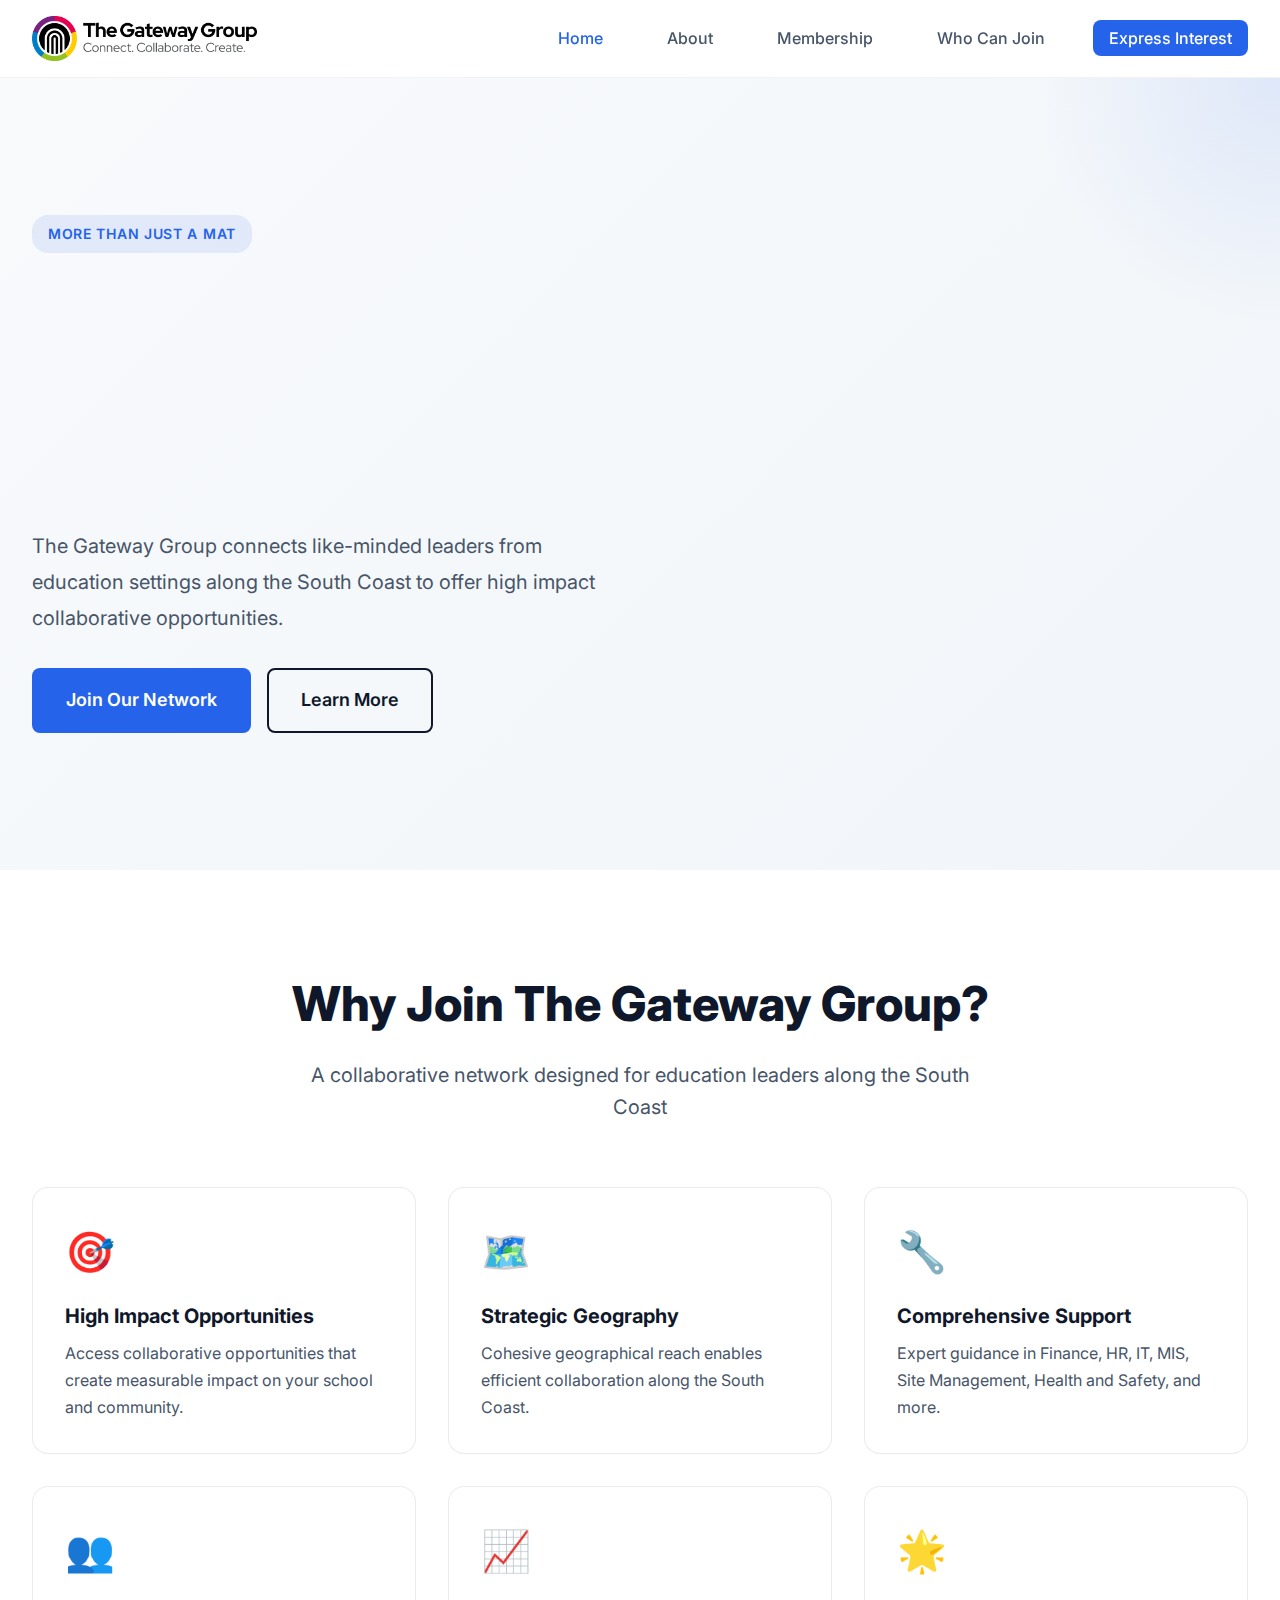
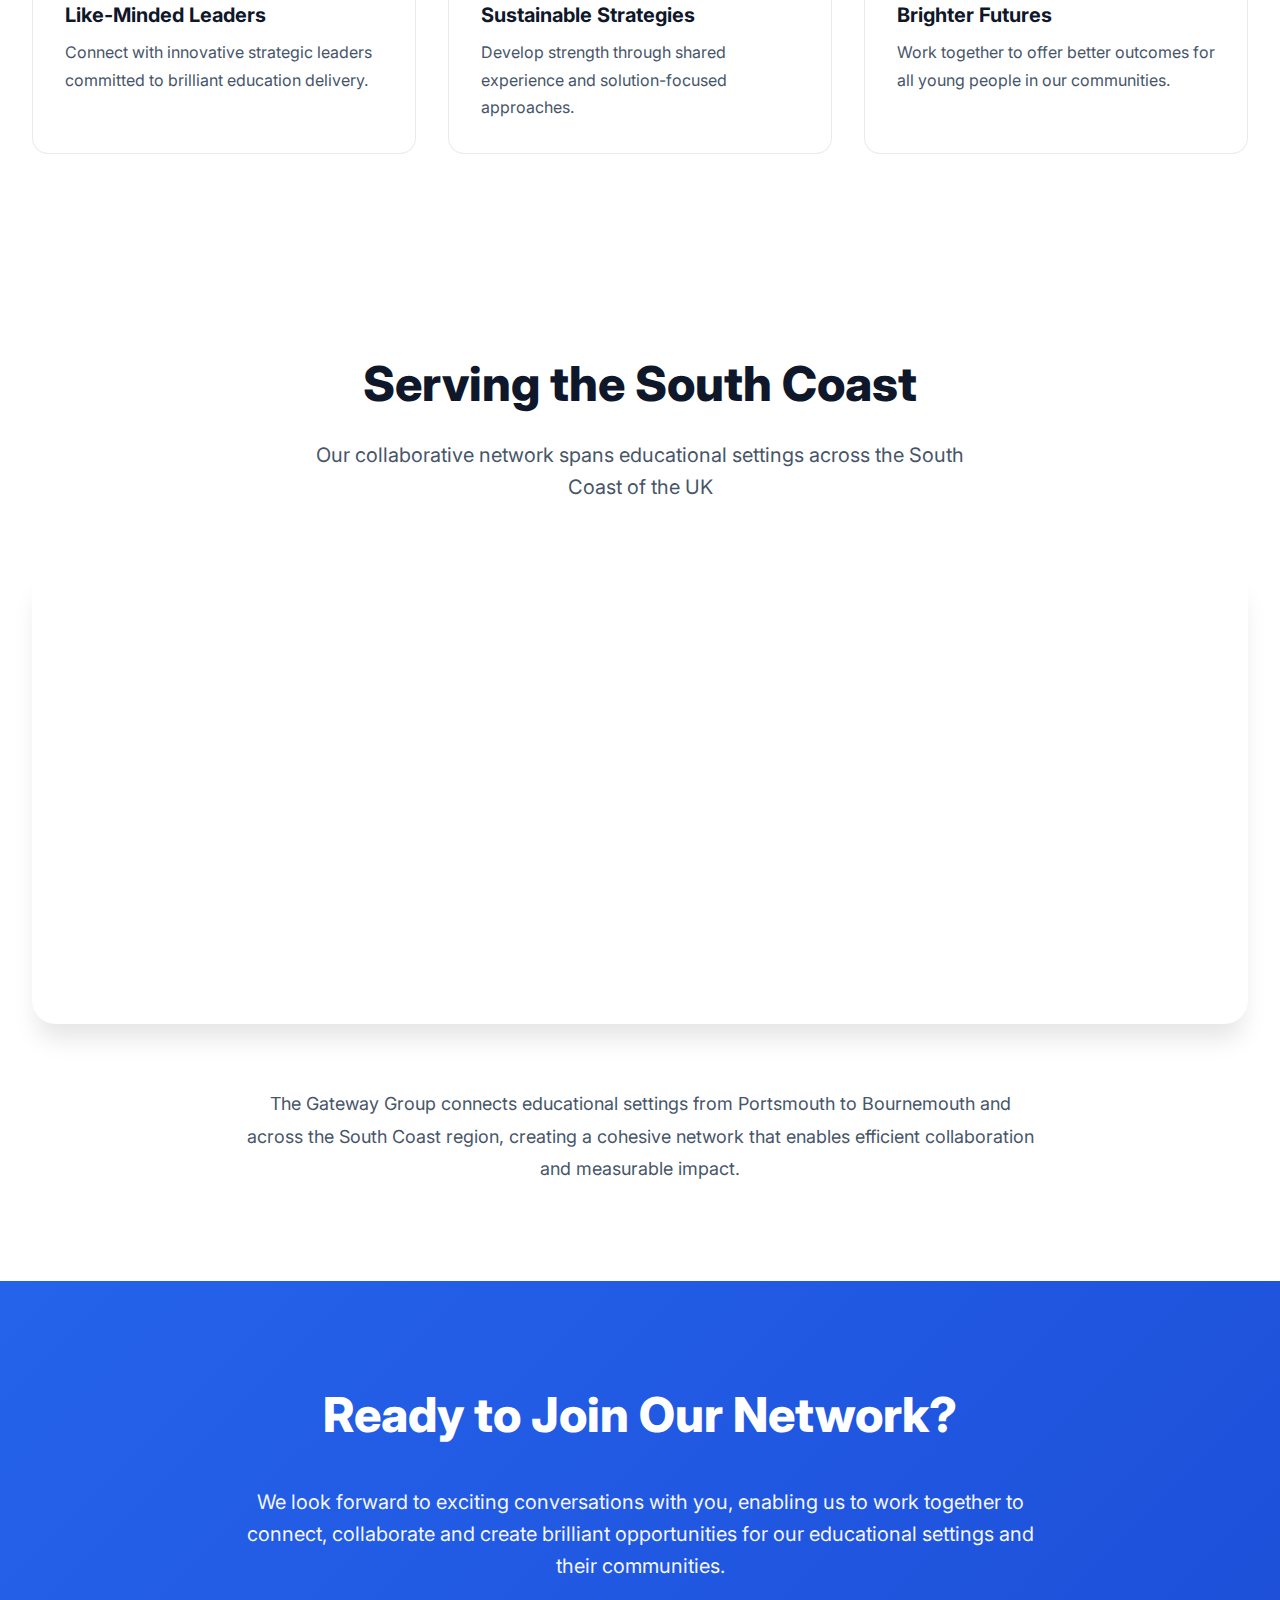
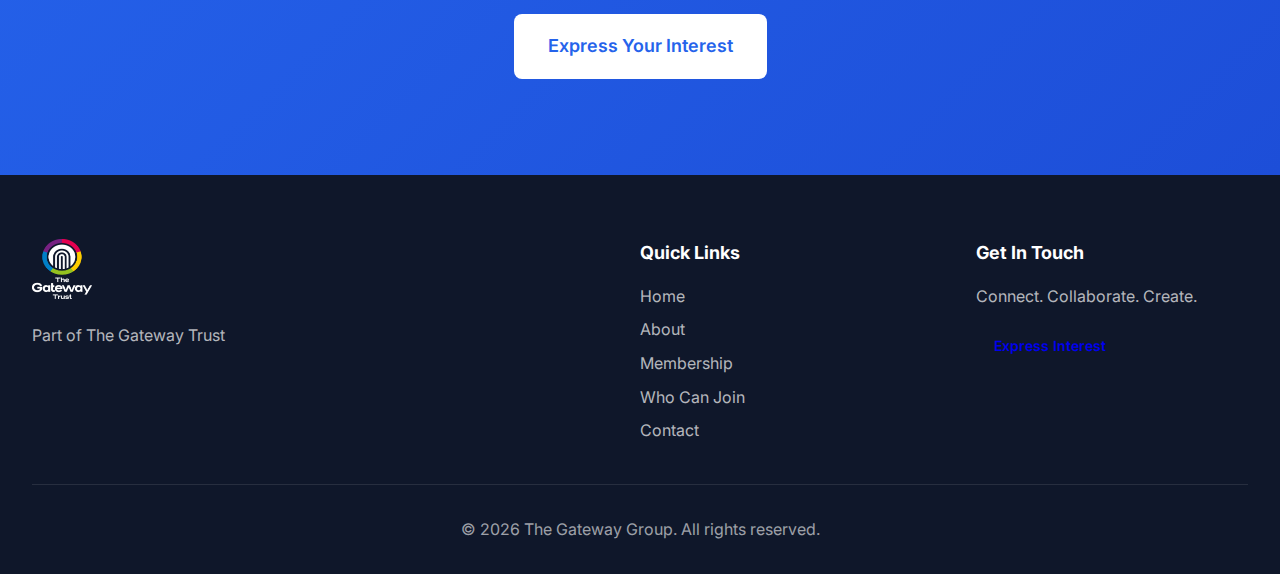
<file: index.html>
<!DOCTYPE html>
<html lang="en">
<head>
    <meta charset="UTF-8">
    <meta name="viewport" content="width=device-width, initial-scale=1.0">
    <title>The Gateway Group - Connect. Collaborate. Create.</title>
    <link rel="stylesheet" href="css/styles.css">
    <link rel="preconnect" href="https://fonts.googleapis.com">
    <link rel="preconnect" href="https://fonts.gstatic.com" crossorigin>
    <link href="https://fonts.googleapis.com/css2?family=Inter:wght@300;400;500;600;700;800&display=swap" rel="stylesheet">
</head>
<body>
    <nav class="navbar">
        <div class="container">
            <div class="nav-wrapper">
                <a href="index.html" class="logo">
                    <img src="images/logo-full.png" alt="The Gateway Group">
                    <span>The Gateway Group</span>
                </a>
                <button class="mobile-toggle" aria-label="Toggle menu">
                    <span></span>
                    <span></span>
                    <span></span>
                </button>
                <ul class="nav-menu">
                    <li><a href="index.html" class="active">Home</a></li>
                    <li><a href="about.html">About</a></li>
                    <li><a href="membership.html">Membership</a></li>
                    <li><a href="who-can-join.html">Who Can Join</a></li>
                    <li><a href="contact.html" class="btn-primary">Express Interest</a></li>
                </ul>
            </div>
        </div>
    </nav>

    <main>
        <!-- Hero Section -->
        <section class="hero">
            <div class="container">
                <div class="hero-content">
                    <div class="hero-tagline">More than just a MAT</div>
                    <h1 class="hero-title">
                        <span class="hero-word" data-word="connect">Connect.</span>
                        <span class="hero-word" data-word="collaborate">Collaborate.</span>
                        <span class="hero-word" data-word="create">Create.</span>
                    </h1>
                    <p class="hero-description">
                        The Gateway Group connects like-minded leaders from education settings along the South Coast to offer high impact collaborative opportunities.
                    </p>
                    <div class="hero-cta">
                        <a href="contact.html" class="btn btn-large btn-primary">Join Our Network</a>
                        <a href="about.html" class="btn btn-large btn-secondary">Learn More</a>
                    </div>
                </div>
                <div class="hero-visual">
                    <div class="floating-cards">
                        <div class="card card-1">
                            <div class="card-icon">🤝</div>
                            <h3>Connect</h3>
                            <p>Build meaningful relationships with education leaders</p>
                        </div>
                        <div class="card card-2">
                            <div class="card-icon">💡</div>
                            <h3>Collaborate</h3>
                            <p>Work together on sustainable solutions</p>
                        </div>
                        <div class="card card-3">
                            <div class="card-icon">✨</div>
                            <h3>Create</h3>
                            <p>Deliver brilliant education for all communities</p>
                        </div>
                    </div>
                </div>
            </div>
        </section>

        <!-- Features Section -->
        <section class="features">
            <div class="container">
                <div class="section-header">
                    <h2>Why Join The Gateway Group?</h2>
                    <p>A collaborative network designed for education leaders along the South Coast</p>
                </div>
                <div class="features-grid">
                    <div class="feature">
                        <div class="feature-icon">🎯</div>
                        <h3>High Impact Opportunities</h3>
                        <p>Access collaborative opportunities that create measurable impact on your school and community.</p>
                    </div>
                    <div class="feature">
                        <div class="feature-icon">🗺️</div>
                        <h3>Strategic Geography</h3>
                        <p>Cohesive geographical reach enables efficient collaboration along the South Coast.</p>
                    </div>
                    <div class="feature">
                        <div class="feature-icon">🔧</div>
                        <h3>Comprehensive Support</h3>
                        <p>Expert guidance in Finance, HR, IT, MIS, Site Management, Health and Safety, and more.</p>
                    </div>
                    <div class="feature">
                        <div class="feature-icon">👥</div>
                        <h3>Like-Minded Leaders</h3>
                        <p>Connect with innovative strategic leaders committed to brilliant education delivery.</p>
                    </div>
                    <div class="feature">
                        <div class="feature-icon">📈</div>
                        <h3>Sustainable Strategies</h3>
                        <p>Develop strength through shared experience and solution-focused approaches.</p>
                    </div>
                    <div class="feature">
                        <div class="feature-icon">🌟</div>
                        <h3>Brighter Futures</h3>
                        <p>Work together to offer better outcomes for all young people in our communities.</p>
                    </div>
                </div>
            </div>
        </section>

        <!-- Geographic Coverage Section -->
        <section class="map-section">
            <div class="container">
                <div class="section-header">
                    <h2>Serving the South Coast</h2>
                    <p>Our collaborative network spans educational settings across the South Coast of the UK</p>
                </div>
                <div class="map-container">
                    <iframe
                        src="https://www.google.com/maps/embed?pb=!1m18!1m12!1m3!1d641886.4447797991!2d-1.5894653!3d50.8429449!2m3!1f0!2f0!3f0!3m2!1i1024!2i768!4f13.1!3m3!1m2!1s0x0%3A0x0!2zNTDCsDUwJzM0LjYiTiAwwrAyNCczNi4wIlc!5e0!3m2!1sen!2suk!4v1705068000000!5m2!1sen!2suk&z=9&center=50.8429,-1.4094&markers=color:blue%7Clabel:S%7C50.8429,-1.4094&markers=color:blue%7Clabel:S%7C50.8204,-1.0879&markers=color:blue%7Clabel:S%7C50.7184,-1.8806"
                        width="100%"
                        height="450"
                        style="border:0; border-radius: 1rem;"
                        allowfullscreen=""
                        loading="lazy"
                        referrerpolicy="no-referrer-when-downgrade">
                    </iframe>
                </div>
                <div class="coverage-info">
                    <p>The Gateway Group connects educational settings from Portsmouth to Bournemouth and across the South Coast region, creating a cohesive network that enables efficient collaboration and measurable impact.</p>
                </div>
            </div>
        </section>

        <!-- CTA Section -->
        <section class="cta-section">
            <div class="container">
                <div class="cta-content">
                    <h2>Ready to Join Our Network?</h2>
                    <p>We look forward to exciting conversations with you, enabling us to work together to connect, collaborate and create brilliant opportunities for our educational settings and their communities.</p>
                    <a href="contact.html" class="btn btn-large btn-primary">Express Your Interest</a>
                </div>
            </div>
        </section>
    </main>

    <footer class="footer">
        <div class="container">
            <div class="footer-content">
                <div class="footer-brand">
                    <img src="images/whitrelogo.png" alt="The Gateway Group" class="footer-logo">
                    <p>Part of The Gateway Trust</p>
                </div>
                <div class="footer-links">
                    <h4>Quick Links</h4>
                    <ul>
                        <li><a href="index.html">Home</a></li>
                        <li><a href="about.html">About</a></li>
                        <li><a href="membership.html">Membership</a></li>
                        <li><a href="who-can-join.html">Who Can Join</a></li>
                        <li><a href="contact.html">Contact</a></li>
                    </ul>
                </div>
                <div class="footer-contact">
                    <h4>Get In Touch</h4>
                    <p>Connect. Collaborate. Create.</p>
                    <a href="contact.html" class="btn btn-small">Express Interest</a>
                </div>
            </div>
            <div class="footer-bottom">
                <p>&copy; 2026 The Gateway Group. All rights reserved.</p>
            </div>
        </div>
    </footer>

    <script src="js/main.js"></script>
</body>
</html>
</file>
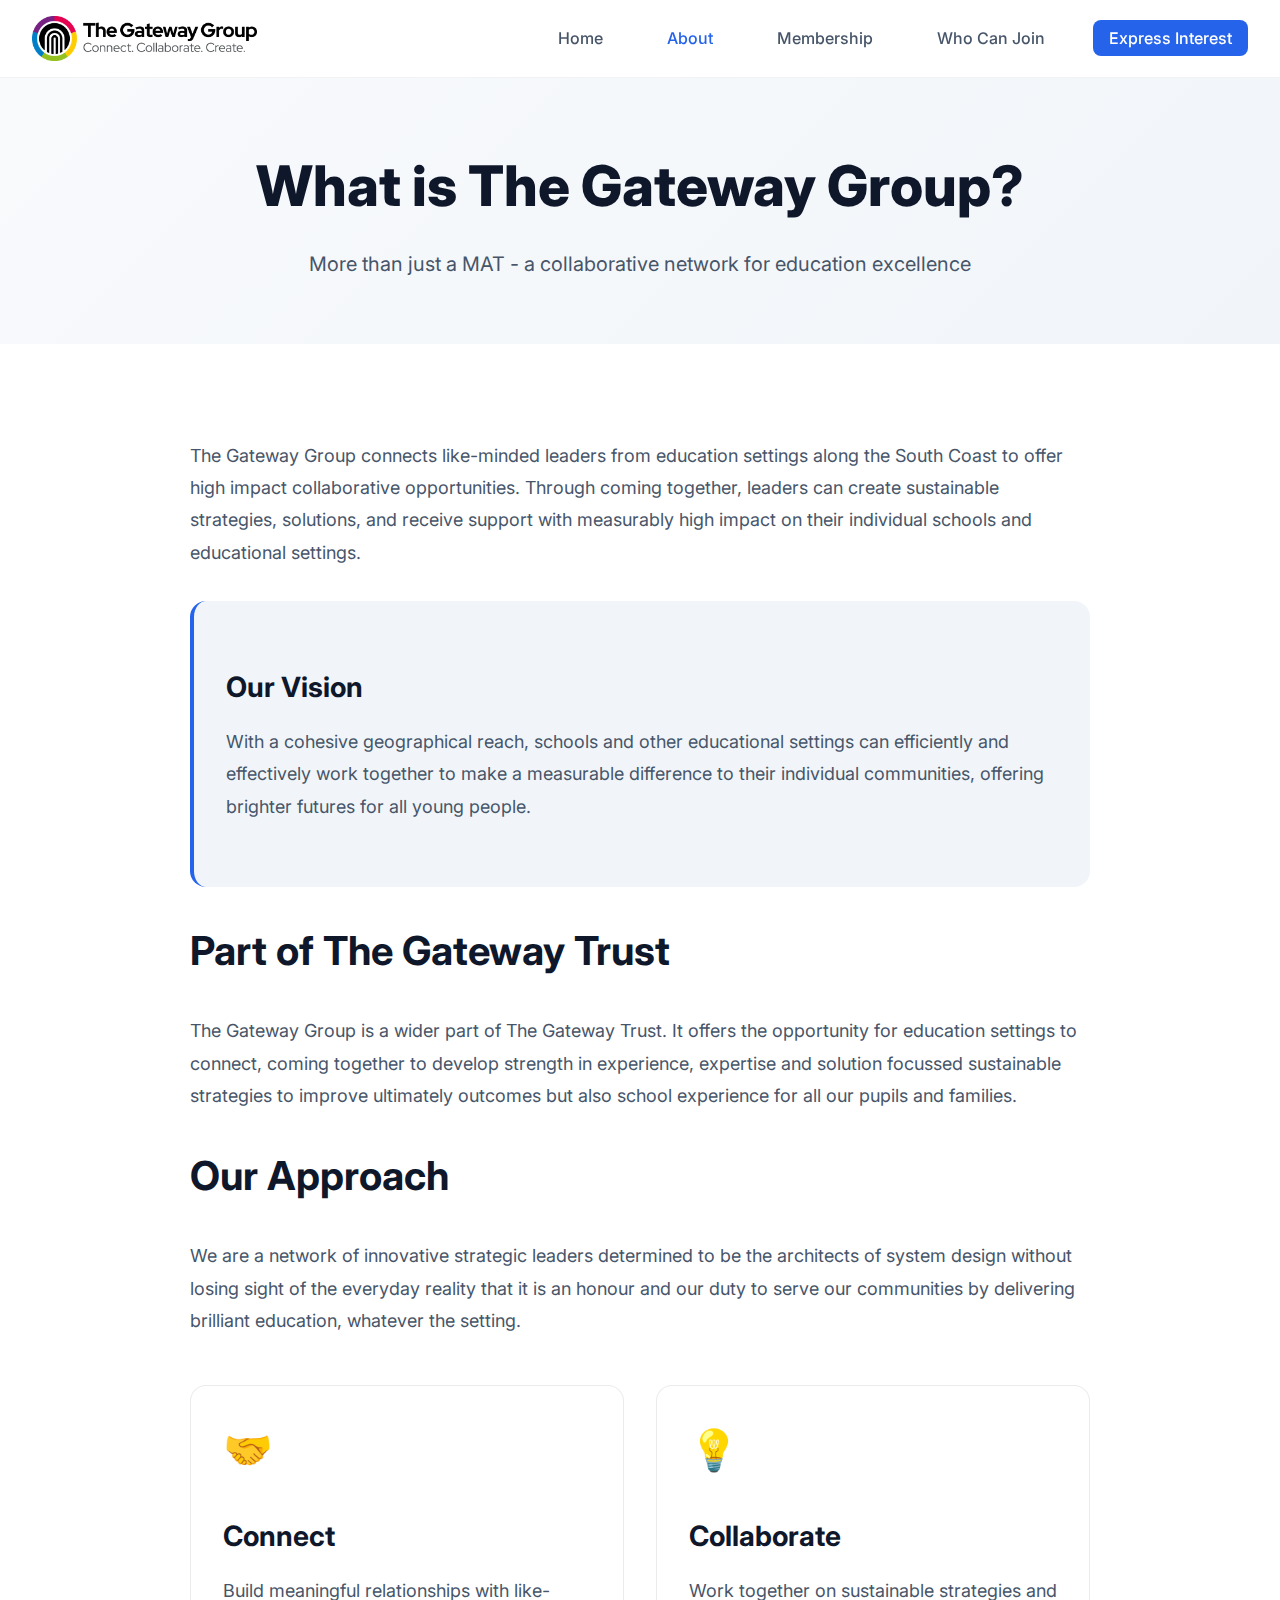
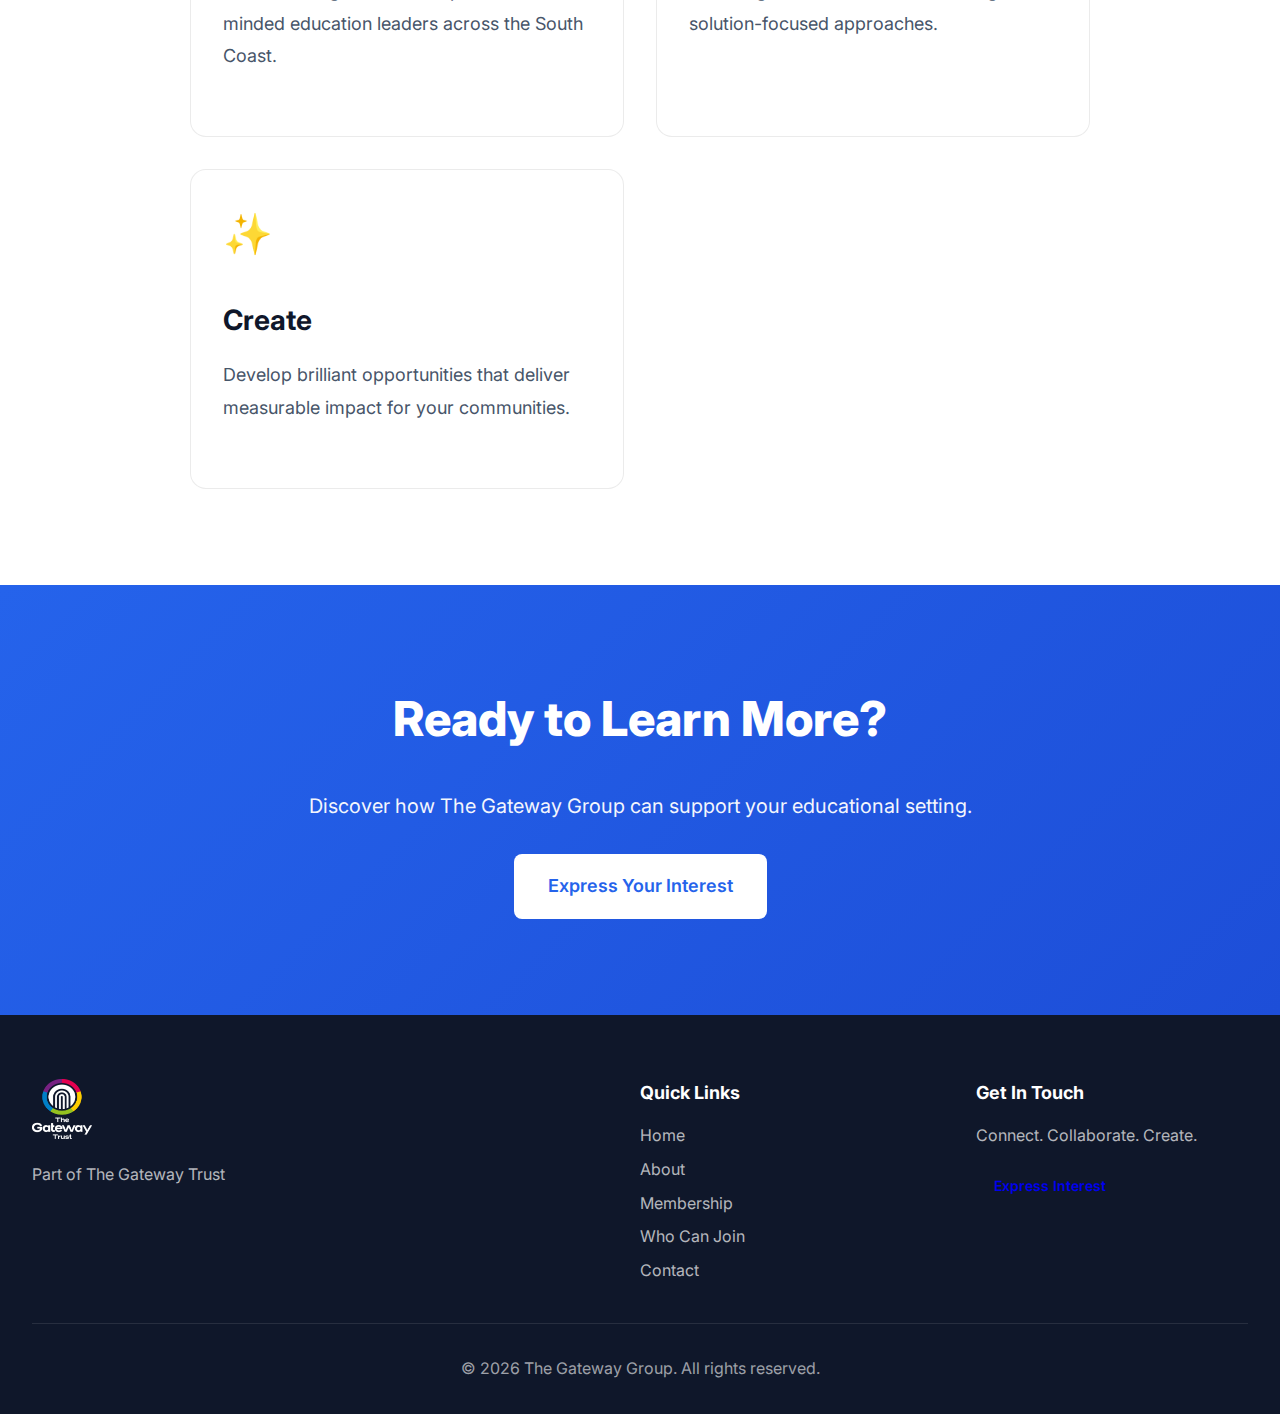
<file: about.html>
<!DOCTYPE html>
<html lang="en">
<head>
    <meta charset="UTF-8">
    <meta name="viewport" content="width=device-width, initial-scale=1.0">
    <title>About - The Gateway Group</title>
    <link rel="stylesheet" href="css/styles.css">
    <link rel="preconnect" href="https://fonts.googleapis.com">
    <link rel="preconnect" href="https://fonts.gstatic.com" crossorigin>
    <link href="https://fonts.googleapis.com/css2?family=Inter:wght@300;400;500;600;700;800&display=swap" rel="stylesheet">
</head>
<body>
    <nav class="navbar">
        <div class="container">
            <div class="nav-wrapper">
                <a href="index.html" class="logo">
                    <img src="images/logo-full.png" alt="The Gateway Group">
                    <span>The Gateway Group</span>
                </a>
                <button class="mobile-toggle" aria-label="Toggle menu">
                    <span></span>
                    <span></span>
                    <span></span>
                </button>
                <ul class="nav-menu">
                    <li><a href="index.html">Home</a></li>
                    <li><a href="about.html" class="active">About</a></li>
                    <li><a href="membership.html">Membership</a></li>
                    <li><a href="who-can-join.html">Who Can Join</a></li>
                    <li><a href="contact.html" class="btn-primary">Express Interest</a></li>
                </ul>
            </div>
        </div>
    </nav>

    <main>
        <section class="page-header">
            <div class="container">
                <h1>What is The Gateway Group?</h1>
                <p>More than just a MAT - a collaborative network for education excellence</p>
            </div>
        </section>

        <section class="content-section">
            <div class="container">
                <div class="content-wrapper">
                    <p>
                        The Gateway Group connects like-minded leaders from education settings along the South Coast
                        to offer high impact collaborative opportunities. Through coming together, leaders can create
                        sustainable strategies, solutions, and receive support with measurably high impact on their
                        individual schools and educational settings.
                    </p>

                    <div class="highlight-box">
                        <h3>Our Vision</h3>
                        <p>
                            With a cohesive geographical reach, schools and other educational settings can efficiently
                            and effectively work together to make a measurable difference to their individual communities,
                            offering brighter futures for all young people.
                        </p>
                    </div>

                    <h2>Part of The Gateway Trust</h2>
                    <p>
                        The Gateway Group is a wider part of The Gateway Trust. It offers the opportunity for education
                        settings to connect, coming together to develop strength in experience, expertise and solution
                        focussed sustainable strategies to improve ultimately outcomes but also school experience for
                        all our pupils and families.
                    </p>

                    <h2>Our Approach</h2>
                    <p>
                        We are a network of innovative strategic leaders determined to be the architects of system design
                        without losing sight of the everyday reality that it is an honour and our duty to serve our
                        communities by delivering brilliant education, whatever the setting.
                    </p>

                    <div class="features-grid" style="margin-top: 3rem;">
                        <div class="feature">
                            <div class="feature-icon">🤝</div>
                            <h3>Connect</h3>
                            <p>Build meaningful relationships with like-minded education leaders across the South Coast.</p>
                        </div>
                        <div class="feature">
                            <div class="feature-icon">💡</div>
                            <h3>Collaborate</h3>
                            <p>Work together on sustainable strategies and solution-focused approaches.</p>
                        </div>
                        <div class="feature">
                            <div class="feature-icon">✨</div>
                            <h3>Create</h3>
                            <p>Develop brilliant opportunities that deliver measurable impact for your communities.</p>
                        </div>
                    </div>
                </div>
            </div>
        </section>

        <section class="cta-section">
            <div class="container">
                <div class="cta-content">
                    <h2>Ready to Learn More?</h2>
                    <p>Discover how The Gateway Group can support your educational setting.</p>
                    <a href="contact.html" class="btn btn-large btn-primary">Express Your Interest</a>
                </div>
            </div>
        </section>
    </main>

    <footer class="footer">
        <div class="container">
            <div class="footer-content">
                <div class="footer-brand">
                    <img src="images/whitrelogo.png" alt="The Gateway Group" class="footer-logo">
                    <p>Part of The Gateway Trust</p>
                </div>
                <div class="footer-links">
                    <h4>Quick Links</h4>
                    <ul>
                        <li><a href="index.html">Home</a></li>
                        <li><a href="about.html">About</a></li>
                        <li><a href="membership.html">Membership</a></li>
                        <li><a href="who-can-join.html">Who Can Join</a></li>
                        <li><a href="contact.html">Contact</a></li>
                    </ul>
                </div>
                <div class="footer-contact">
                    <h4>Get In Touch</h4>
                    <p>Connect. Collaborate. Create.</p>
                    <a href="contact.html" class="btn btn-small">Express Interest</a>
                </div>
            </div>
            <div class="footer-bottom">
                <p>&copy; 2026 The Gateway Group. All rights reserved.</p>
            </div>
        </div>
    </footer>

    <script src="js/main.js"></script>
</body>
</html>
</file>
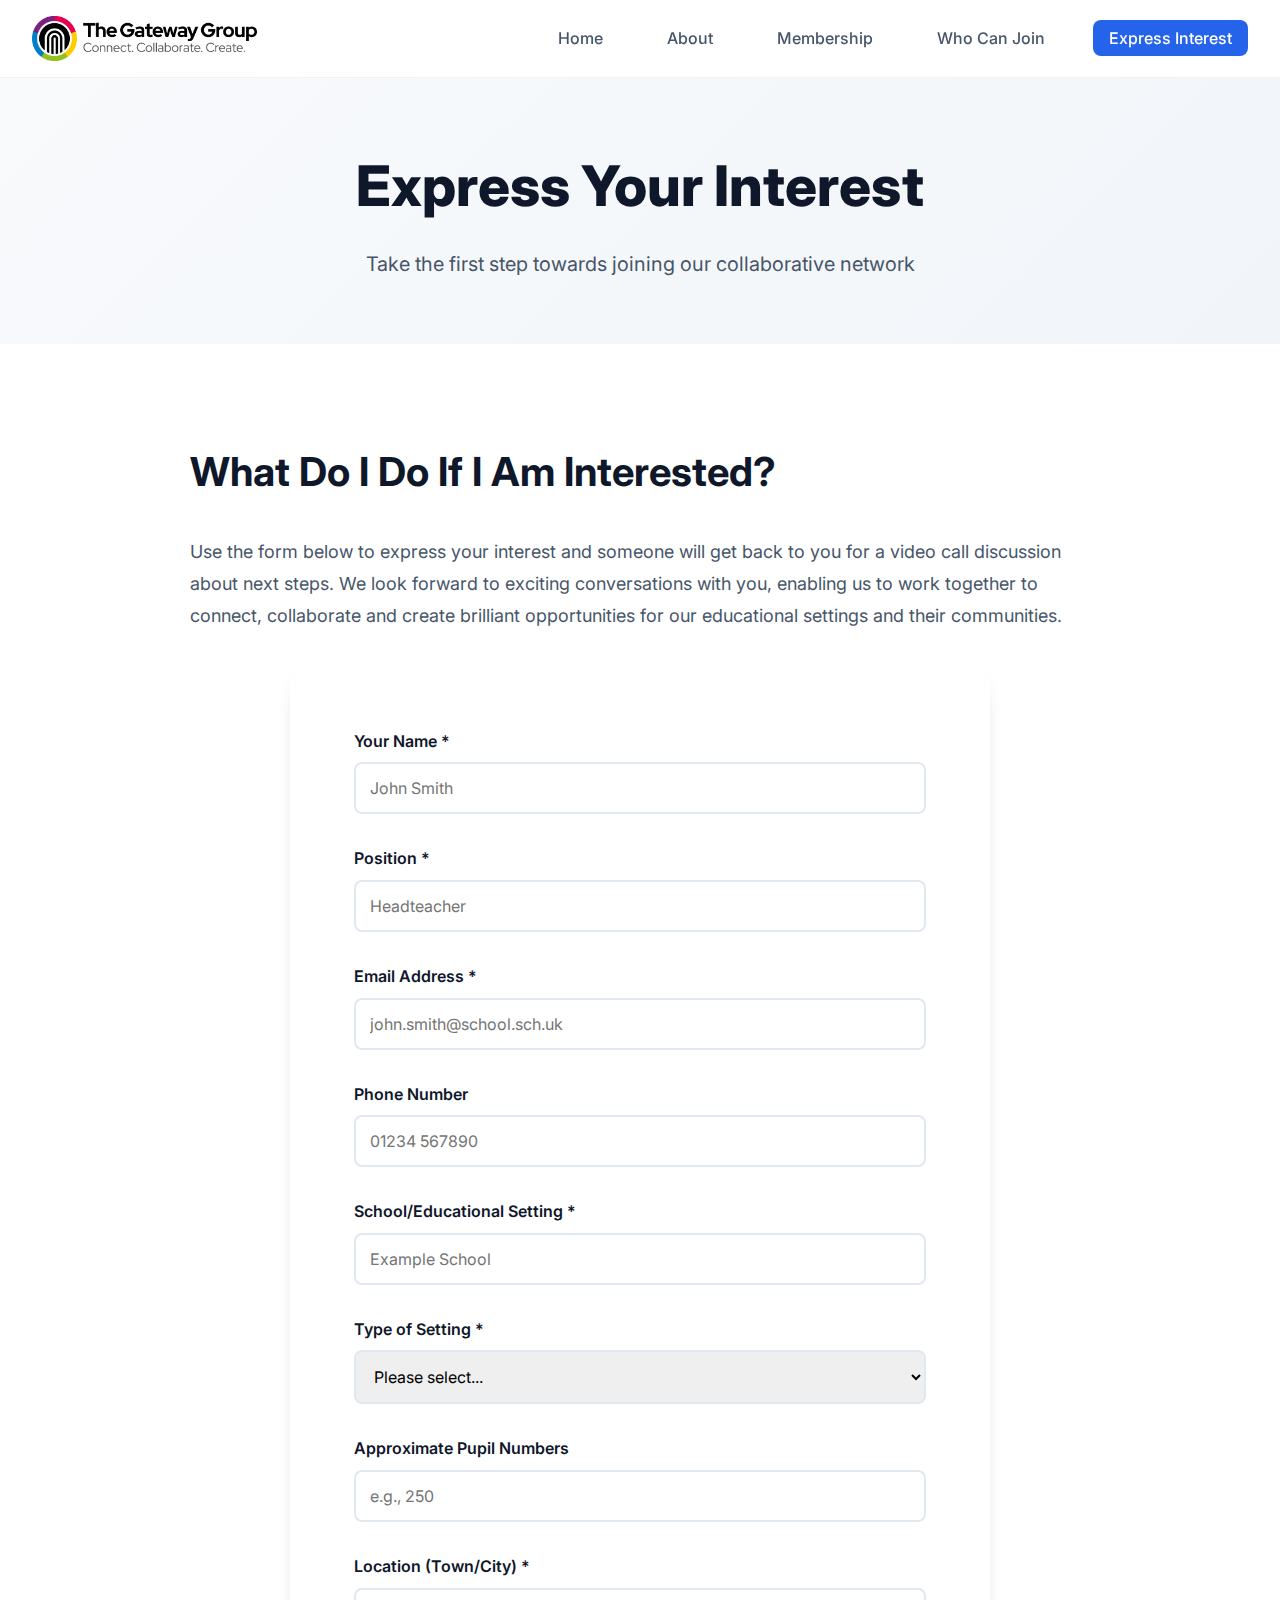
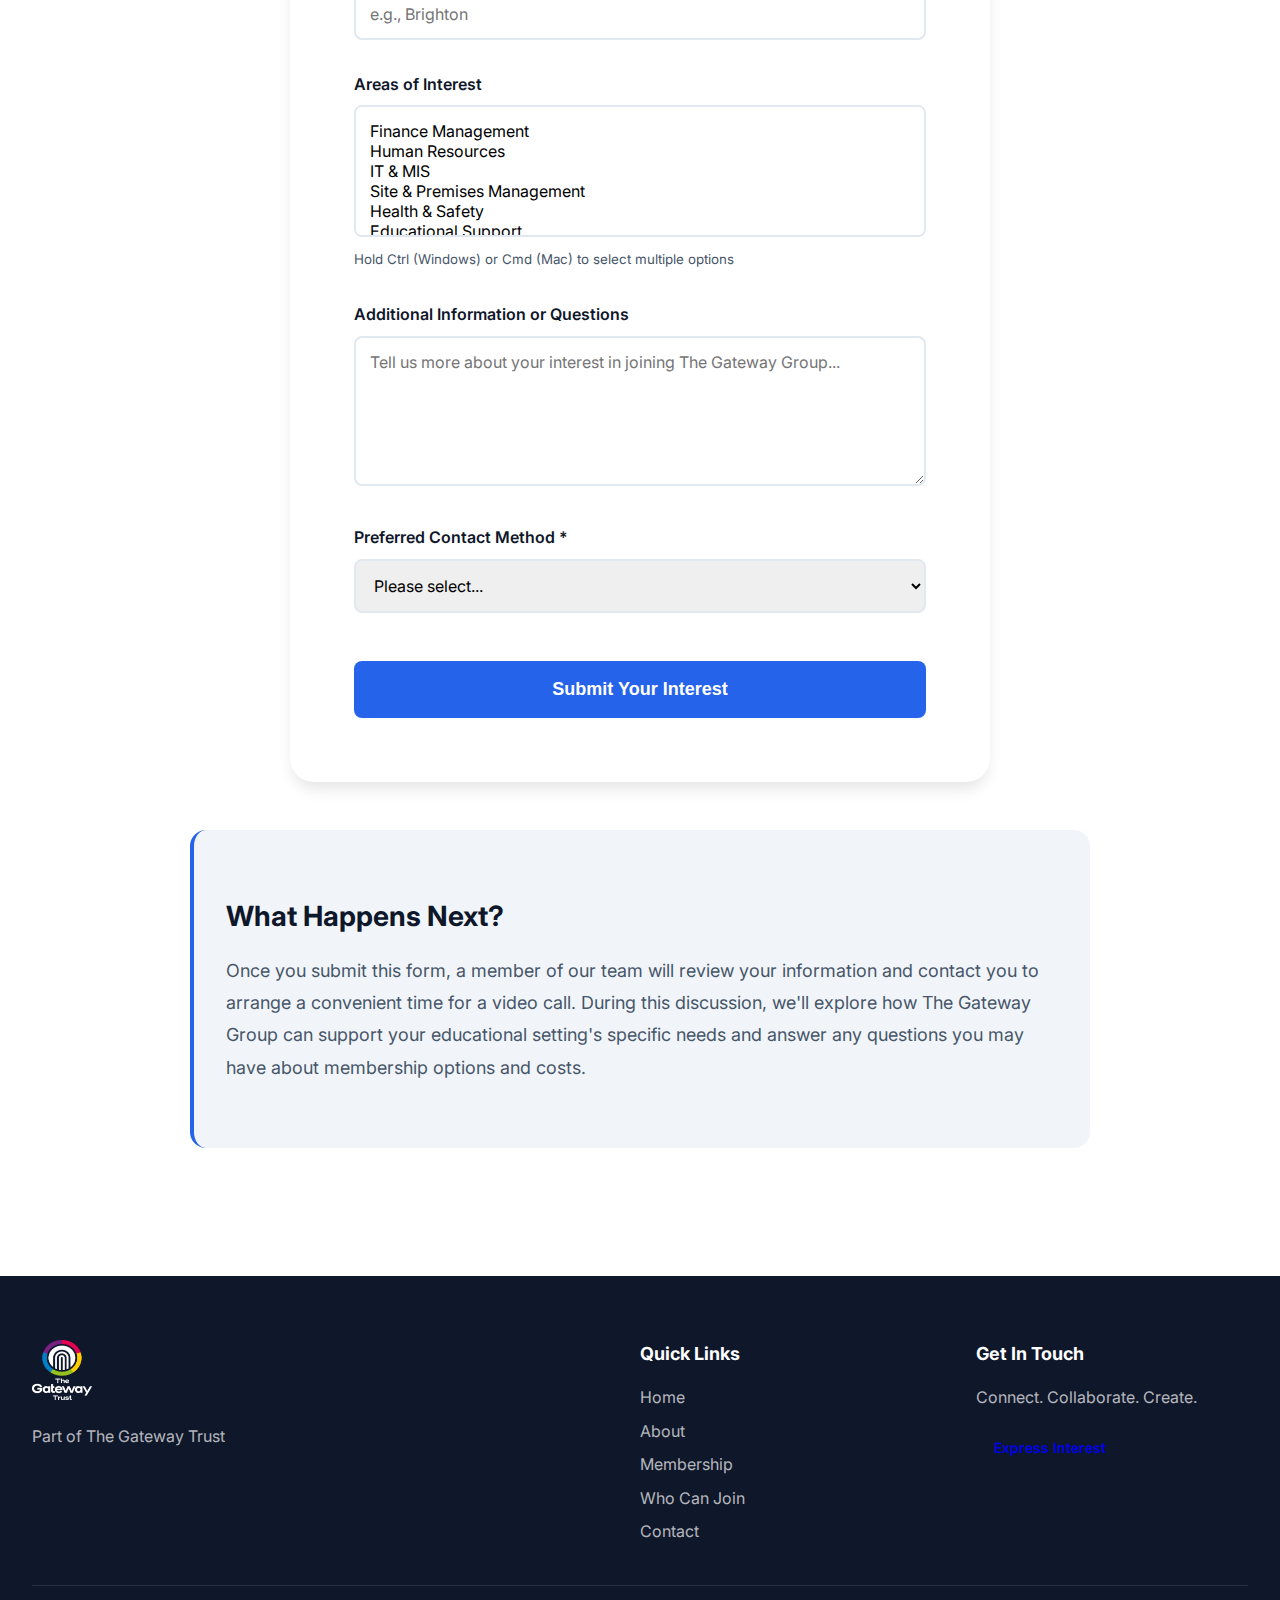
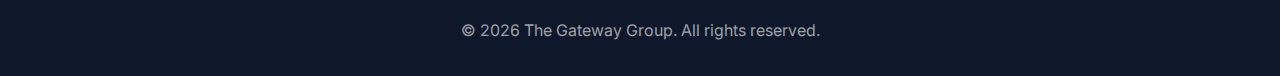
<file: contact.html>
<!DOCTYPE html>
<html lang="en">
<head>
    <meta charset="UTF-8">
    <meta name="viewport" content="width=device-width, initial-scale=1.0">
    <title>Express Interest - The Gateway Group</title>
    <link rel="stylesheet" href="css/styles.css">
    <link rel="preconnect" href="https://fonts.googleapis.com">
    <link rel="preconnect" href="https://fonts.gstatic.com" crossorigin>
    <link href="https://fonts.googleapis.com/css2?family=Inter:wght@300;400;500;600;700;800&display=swap" rel="stylesheet">
</head>
<body>
    <nav class="navbar">
        <div class="container">
            <div class="nav-wrapper">
                <a href="index.html" class="logo">
                    <img src="images/logo-full.png" alt="The Gateway Group">
                    <span>The Gateway Group</span>
                </a>
                <button class="mobile-toggle" aria-label="Toggle menu">
                    <span></span>
                    <span></span>
                    <span></span>
                </button>
                <ul class="nav-menu">
                    <li><a href="index.html">Home</a></li>
                    <li><a href="about.html">About</a></li>
                    <li><a href="membership.html">Membership</a></li>
                    <li><a href="who-can-join.html">Who Can Join</a></li>
                    <li><a href="contact.html" class="btn-primary active">Express Interest</a></li>
                </ul>
            </div>
        </div>
    </nav>

    <main>
        <section class="page-header">
            <div class="container">
                <h1>Express Your Interest</h1>
                <p>Take the first step towards joining our collaborative network</p>
            </div>
        </section>

        <section class="content-section">
            <div class="container">
                <div class="content-wrapper">
                    <h2>What Do I Do If I Am Interested?</h2>
                    <p>
                        Use the form below to express your interest and someone will get back to you for a video call
                        discussion about next steps. We look forward to exciting conversations with you, enabling us to
                        work together to connect, collaborate and create brilliant opportunities for our educational
                        settings and their communities.
                    </p>

                    <div class="contact-form">
                        <form action="https://formspree.io/f/xjgeprzq" method="POST">
                            <div class="form-group">
                                <label for="name">Your Name *</label>
                                <input type="text" id="name" name="name" required placeholder="John Smith">
                            </div>

                            <div class="form-group">
                                <label for="position">Position *</label>
                                <input type="text" id="position" name="position" required placeholder="Headteacher">
                            </div>

                            <div class="form-group">
                                <label for="email">Email Address *</label>
                                <input type="email" id="email" name="email" required placeholder="john.smith@school.sch.uk">
                            </div>

                            <div class="form-group">
                                <label for="phone">Phone Number</label>
                                <input type="tel" id="phone" name="phone" placeholder="01234 567890">
                            </div>

                            <div class="form-group">
                                <label for="school">School/Educational Setting *</label>
                                <input type="text" id="school" name="school" required placeholder="Example School">
                            </div>

                            <div class="form-group">
                                <label for="setting-type">Type of Setting *</label>
                                <select id="setting-type" name="setting-type" required>
                                    <option value="">Please select...</option>
                                    <option value="primary">Primary School</option>
                                    <option value="secondary">Secondary School</option>
                                    <option value="infant">Infant School</option>
                                    <option value="junior">Junior School</option>
                                    <option value="independent">Independent/Private School</option>
                                    <option value="special">Special School</option>
                                    <option value="sat">Single Academy Trust (SAT)</option>
                                    <option value="nursery">Nursery</option>
                                    <option value="ap">Alternative Provision (AP)</option>
                                    <option value="other">Other</option>
                                </select>
                            </div>

                            <div class="form-group">
                                <label for="pupil-numbers">Approximate Pupil Numbers</label>
                                <input type="text" id="pupil-numbers" name="pupil-numbers" placeholder="e.g., 250">
                            </div>

                            <div class="form-group">
                                <label for="location">Location (Town/City) *</label>
                                <input type="text" id="location" name="location" required placeholder="e.g., Brighton">
                            </div>

                            <div class="form-group">
                                <label for="interest-areas">Areas of Interest</label>
                                <select id="interest-areas" name="interest-areas" multiple size="5">
                                    <option value="finance">Finance Management</option>
                                    <option value="hr">Human Resources</option>
                                    <option value="it">IT & MIS</option>
                                    <option value="site">Site & Premises Management</option>
                                    <option value="health-safety">Health & Safety</option>
                                    <option value="education">Educational Support</option>
                                    <option value="leadership">Leadership Development</option>
                                    <option value="collaboration">General Collaboration</option>
                                </select>
                                <small style="color: var(--color-gray); display: block; margin-top: 0.5rem;">
                                    Hold Ctrl (Windows) or Cmd (Mac) to select multiple options
                                </small>
                            </div>

                            <div class="form-group">
                                <label for="message">Additional Information or Questions</label>
                                <textarea id="message" name="message" rows="5" placeholder="Tell us more about your interest in joining The Gateway Group..."></textarea>
                            </div>

                            <div class="form-group">
                                <label for="preferred-contact">Preferred Contact Method *</label>
                                <select id="preferred-contact" name="preferred-contact" required>
                                    <option value="">Please select...</option>
                                    <option value="email">Email</option>
                                    <option value="phone">Phone</option>
                                    <option value="video">Video Call</option>
                                </select>
                            </div>

                            <button type="submit" class="btn btn-large btn-primary" style="width: 100%; margin-top: 1rem;">
                                Submit Your Interest
                            </button>
                        </form>
                    </div>

                    <div class="highlight-box" style="margin-top: 3rem;">
                        <h3>What Happens Next?</h3>
                        <p>
                            Once you submit this form, a member of our team will review your information and contact you
                            to arrange a convenient time for a video call. During this discussion, we'll explore how
                            The Gateway Group can support your educational setting's specific needs and answer any
                            questions you may have about membership options and costs.
                        </p>
                    </div>
                </div>
            </div>
        </section>
    </main>

    <footer class="footer">
        <div class="container">
            <div class="footer-content">
                <div class="footer-brand">
                    <img src="images/whitrelogo.png" alt="The Gateway Group" class="footer-logo">
                    <p>Part of The Gateway Trust</p>
                </div>
                <div class="footer-links">
                    <h4>Quick Links</h4>
                    <ul>
                        <li><a href="index.html">Home</a></li>
                        <li><a href="about.html">About</a></li>
                        <li><a href="membership.html">Membership</a></li>
                        <li><a href="who-can-join.html">Who Can Join</a></li>
                        <li><a href="contact.html">Contact</a></li>
                    </ul>
                </div>
                <div class="footer-contact">
                    <h4>Get In Touch</h4>
                    <p>Connect. Collaborate. Create.</p>
                    <a href="contact.html" class="btn btn-small">Express Interest</a>
                </div>
            </div>
            <div class="footer-bottom">
                <p>&copy; 2026 The Gateway Group. All rights reserved.</p>
            </div>
        </div>
    </footer>

    <script src="js/main.js"></script>
</body>
</html>
</file>
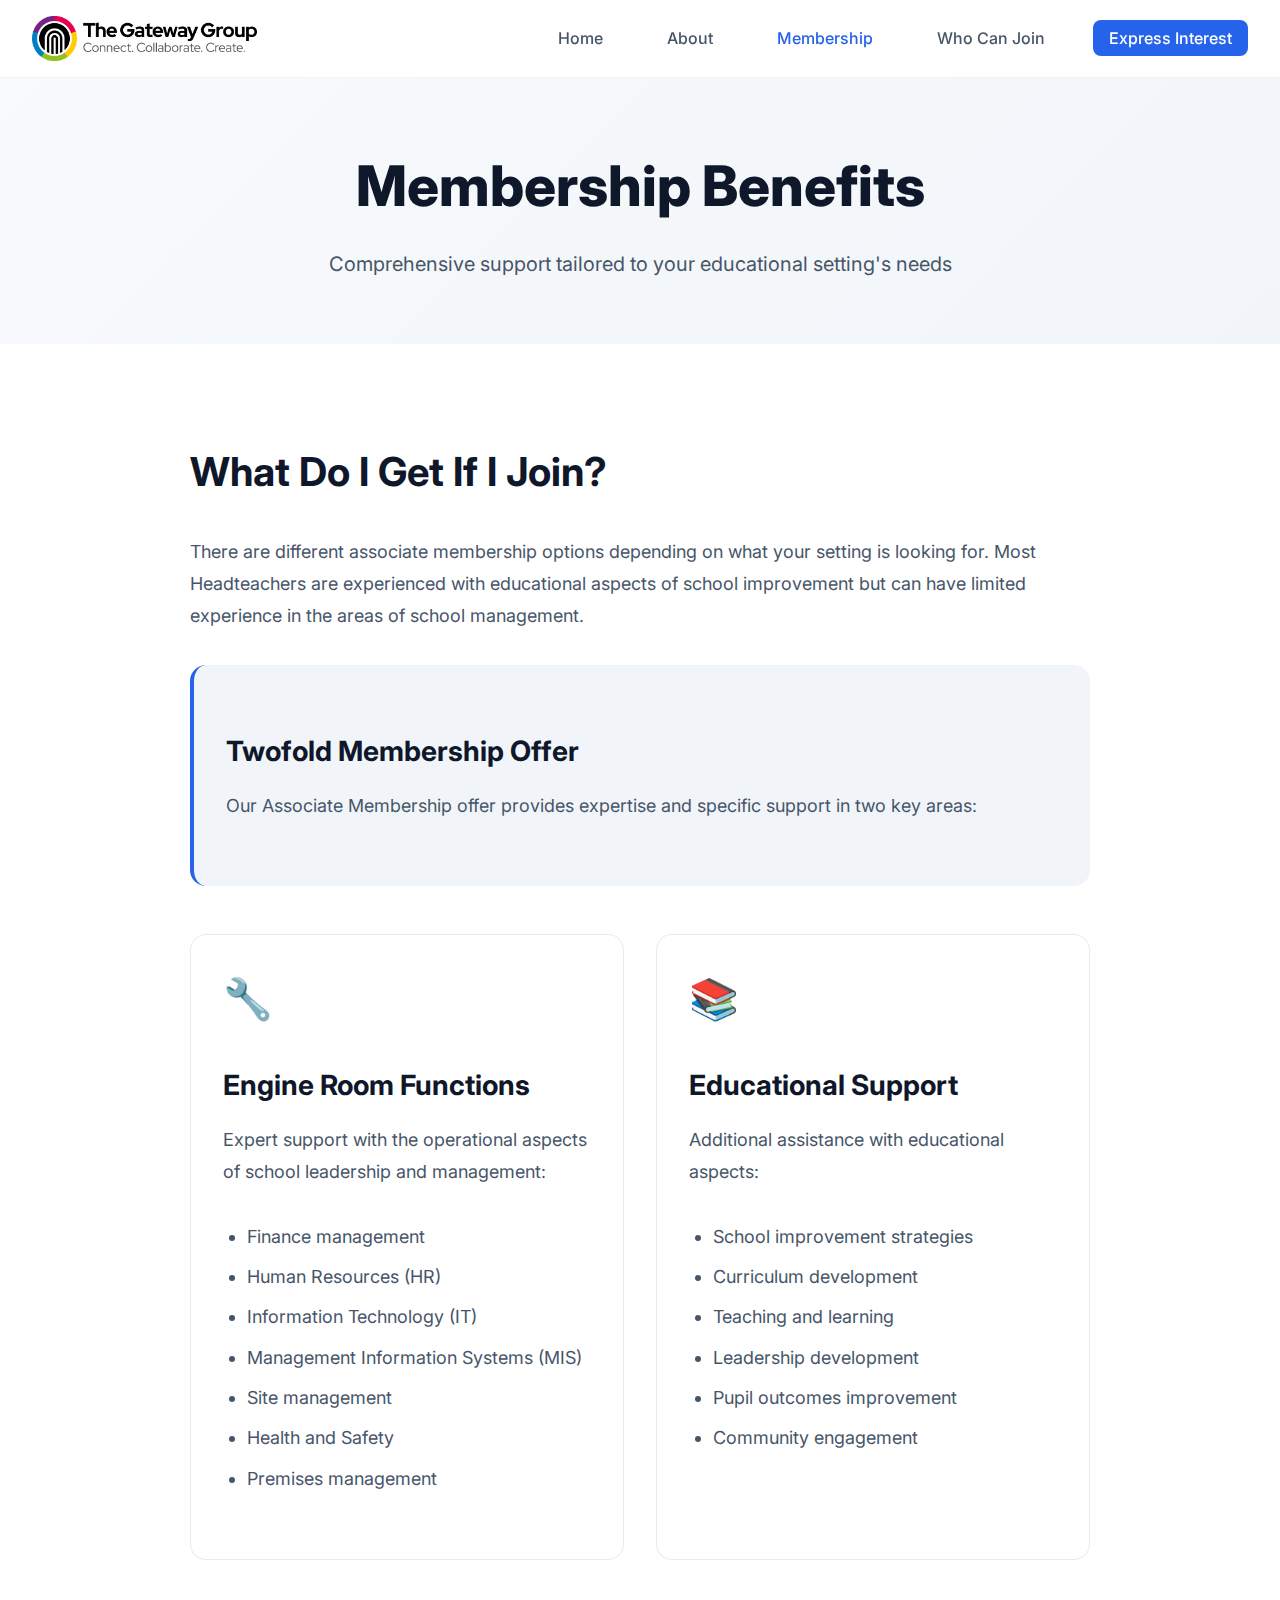
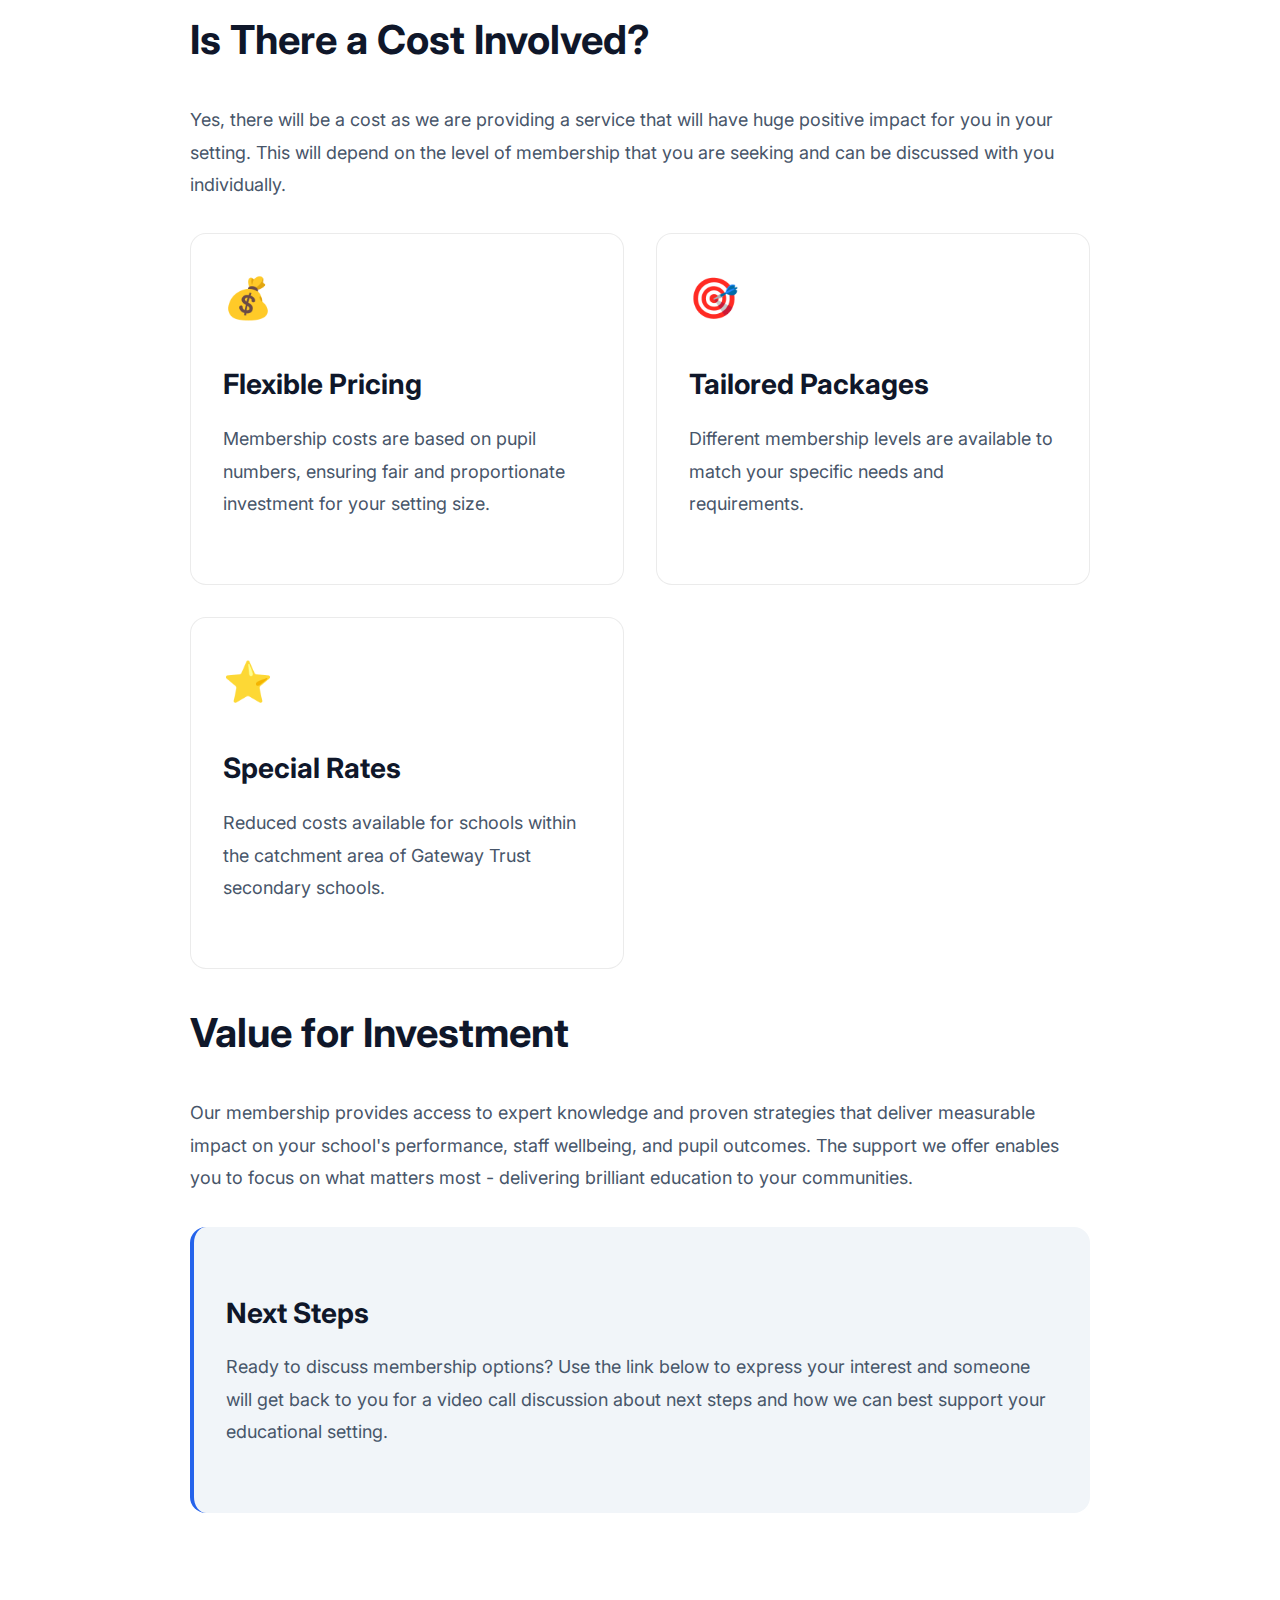
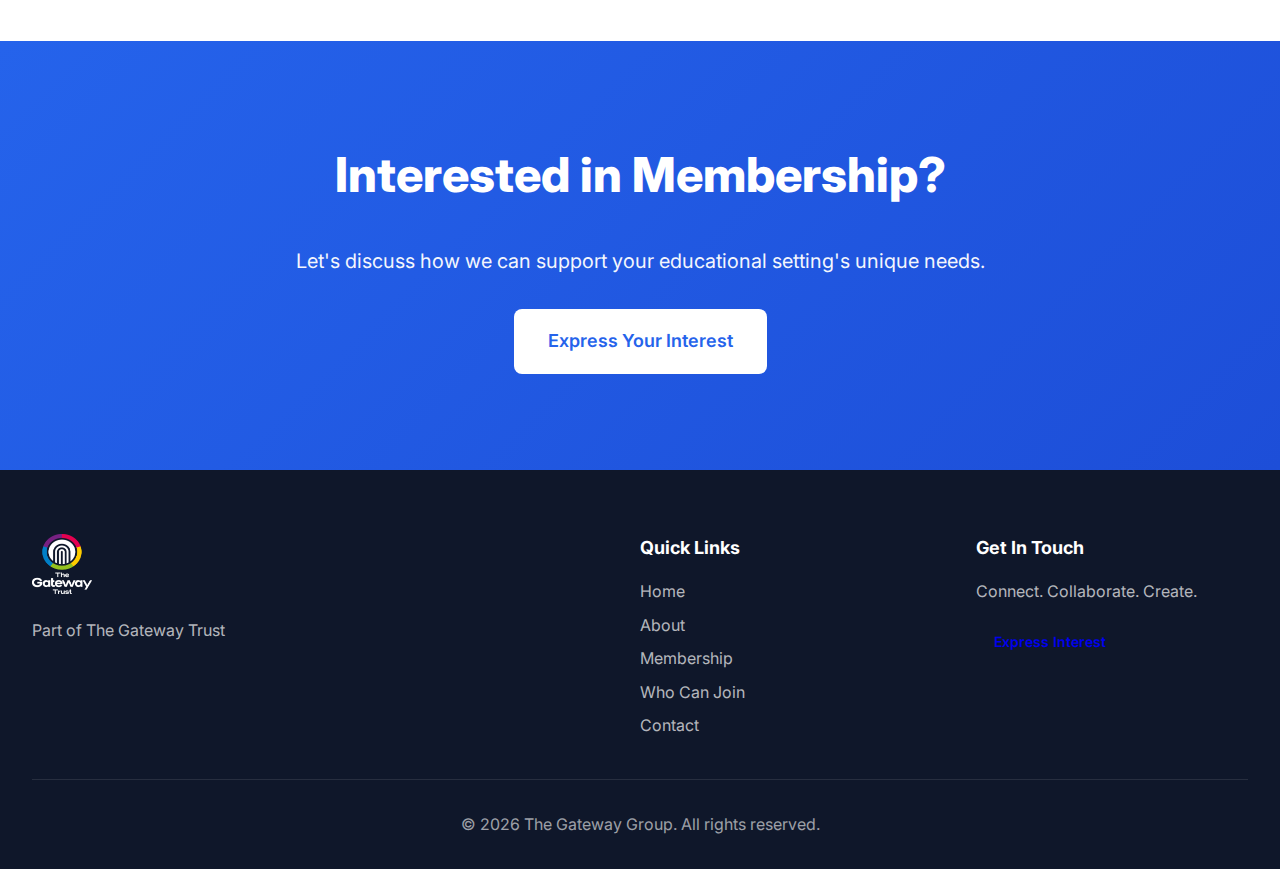
<file: membership.html>
<!DOCTYPE html>
<html lang="en">
<head>
    <meta charset="UTF-8">
    <meta name="viewport" content="width=device-width, initial-scale=1.0">
    <title>Membership - The Gateway Group</title>
    <link rel="stylesheet" href="css/styles.css">
    <link rel="preconnect" href="https://fonts.googleapis.com">
    <link rel="preconnect" href="https://fonts.gstatic.com" crossorigin>
    <link href="https://fonts.googleapis.com/css2?family=Inter:wght@300;400;500;600;700;800&display=swap" rel="stylesheet">
</head>
<body>
    <nav class="navbar">
        <div class="container">
            <div class="nav-wrapper">
                <a href="index.html" class="logo">
                    <img src="images/logo-full.png" alt="The Gateway Group">
                    <span>The Gateway Group</span>
                </a>
                <button class="mobile-toggle" aria-label="Toggle menu">
                    <span></span>
                    <span></span>
                    <span></span>
                </button>
                <ul class="nav-menu">
                    <li><a href="index.html">Home</a></li>
                    <li><a href="about.html">About</a></li>
                    <li><a href="membership.html" class="active">Membership</a></li>
                    <li><a href="who-can-join.html">Who Can Join</a></li>
                    <li><a href="contact.html" class="btn-primary">Express Interest</a></li>
                </ul>
            </div>
        </div>
    </nav>

    <main>
        <section class="page-header">
            <div class="container">
                <h1>Membership Benefits</h1>
                <p>Comprehensive support tailored to your educational setting's needs</p>
            </div>
        </section>

        <section class="content-section">
            <div class="container">
                <div class="content-wrapper">
                    <h2>What Do I Get If I Join?</h2>
                    <p>
                        There are different associate membership options depending on what your setting is looking for.
                        Most Headteachers are experienced with educational aspects of school improvement but can have
                        limited experience in the areas of school management.
                    </p>

                    <div class="highlight-box">
                        <h3>Twofold Membership Offer</h3>
                        <p>
                            Our Associate Membership offer provides expertise and specific support in two key areas:
                        </p>
                    </div>

                    <div class="features-grid" style="margin-top: 3rem; margin-bottom: 3rem;">
                        <div class="feature">
                            <div class="feature-icon">🔧</div>
                            <h3>Engine Room Functions</h3>
                            <p>Expert support with the operational aspects of school leadership and management:</p>
                            <ul style="margin-top: 1rem; margin-left: 1.5rem;">
                                <li>Finance management</li>
                                <li>Human Resources (HR)</li>
                                <li>Information Technology (IT)</li>
                                <li>Management Information Systems (MIS)</li>
                                <li>Site management</li>
                                <li>Health and Safety</li>
                                <li>Premises management</li>
                            </ul>
                        </div>
                        <div class="feature">
                            <div class="feature-icon">📚</div>
                            <h3>Educational Support</h3>
                            <p>Additional assistance with educational aspects:</p>
                            <ul style="margin-top: 1rem; margin-left: 1.5rem;">
                                <li>School improvement strategies</li>
                                <li>Curriculum development</li>
                                <li>Teaching and learning</li>
                                <li>Leadership development</li>
                                <li>Pupil outcomes improvement</li>
                                <li>Community engagement</li>
                            </ul>
                        </div>
                    </div>

                    <h2>Is There a Cost Involved?</h2>
                    <p>
                        Yes, there will be a cost as we are providing a service that will have huge positive impact for
                        you in your setting. This will depend on the level of membership that you are seeking and can
                        be discussed with you individually.
                    </p>

                    <div class="features-grid" style="margin-top: 2rem; margin-bottom: 2rem;">
                        <div class="feature">
                            <div class="feature-icon">💰</div>
                            <h3>Flexible Pricing</h3>
                            <p>Membership costs are based on pupil numbers, ensuring fair and proportionate investment for your setting size.</p>
                        </div>
                        <div class="feature">
                            <div class="feature-icon">🎯</div>
                            <h3>Tailored Packages</h3>
                            <p>Different membership levels are available to match your specific needs and requirements.</p>
                        </div>
                        <div class="feature">
                            <div class="feature-icon">⭐</div>
                            <h3>Special Rates</h3>
                            <p>Reduced costs available for schools within the catchment area of Gateway Trust secondary schools.</p>
                        </div>
                    </div>

                    <h2>Value for Investment</h2>
                    <p>
                        Our membership provides access to expert knowledge and proven strategies that deliver measurable
                        impact on your school's performance, staff wellbeing, and pupil outcomes. The support we offer
                        enables you to focus on what matters most - delivering brilliant education to your communities.
                    </p>

                    <div class="highlight-box">
                        <h3>Next Steps</h3>
                        <p>
                            Ready to discuss membership options? Use the link below to express your interest and someone
                            will get back to you for a video call discussion about next steps and how we can best support
                            your educational setting.
                        </p>
                    </div>
                </div>
            </div>
        </section>

        <section class="cta-section">
            <div class="container">
                <div class="cta-content">
                    <h2>Interested in Membership?</h2>
                    <p>Let's discuss how we can support your educational setting's unique needs.</p>
                    <a href="contact.html" class="btn btn-large btn-primary">Express Your Interest</a>
                </div>
            </div>
        </section>
    </main>

    <footer class="footer">
        <div class="container">
            <div class="footer-content">
                <div class="footer-brand">
                    <img src="images/whitrelogo.png" alt="The Gateway Group" class="footer-logo">
                    <p>Part of The Gateway Trust</p>
                </div>
                <div class="footer-links">
                    <h4>Quick Links</h4>
                    <ul>
                        <li><a href="index.html">Home</a></li>
                        <li><a href="about.html">About</a></li>
                        <li><a href="membership.html">Membership</a></li>
                        <li><a href="who-can-join.html">Who Can Join</a></li>
                        <li><a href="contact.html">Contact</a></li>
                    </ul>
                </div>
                <div class="footer-contact">
                    <h4>Get In Touch</h4>
                    <p>Connect. Collaborate. Create.</p>
                    <a href="contact.html" class="btn btn-small">Express Interest</a>
                </div>
            </div>
            <div class="footer-bottom">
                <p>&copy; 2026 The Gateway Group. All rights reserved.</p>
            </div>
        </div>
    </footer>

    <script src="js/main.js"></script>
</body>
</html>
</file>
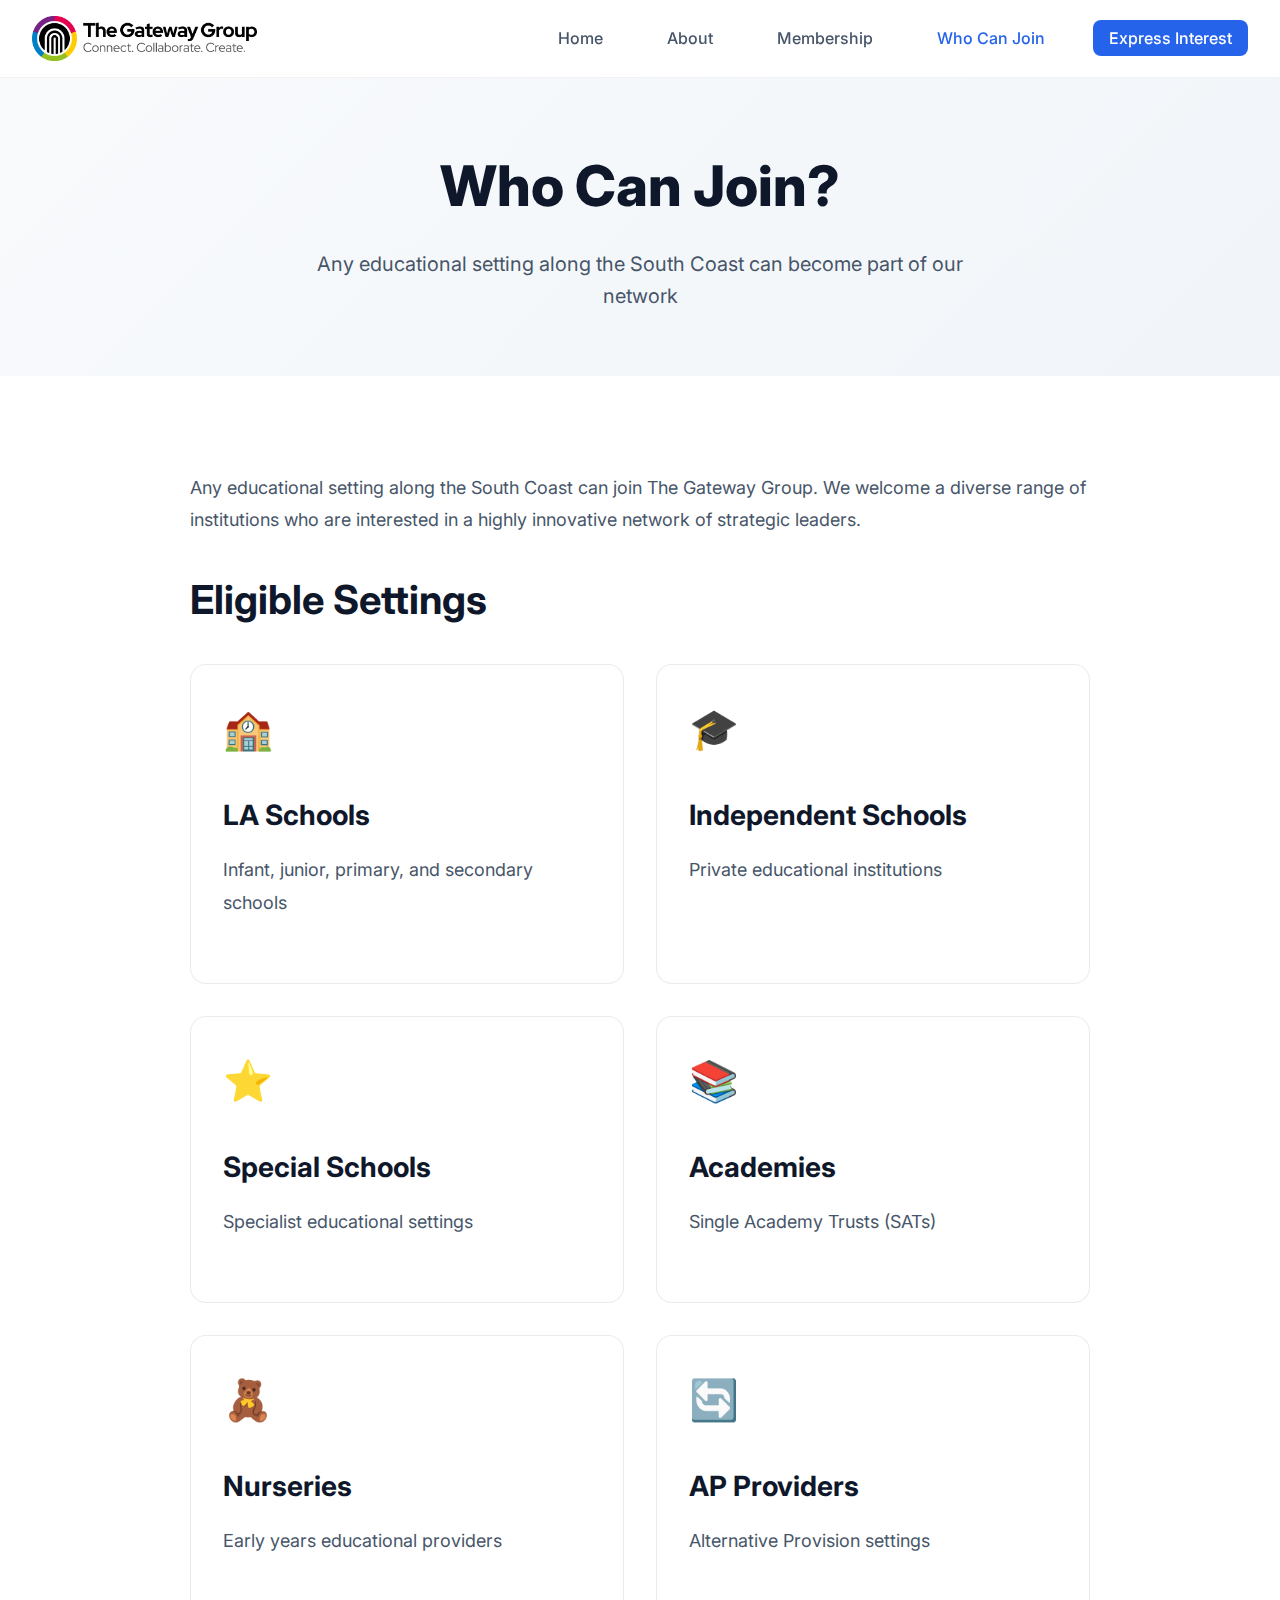
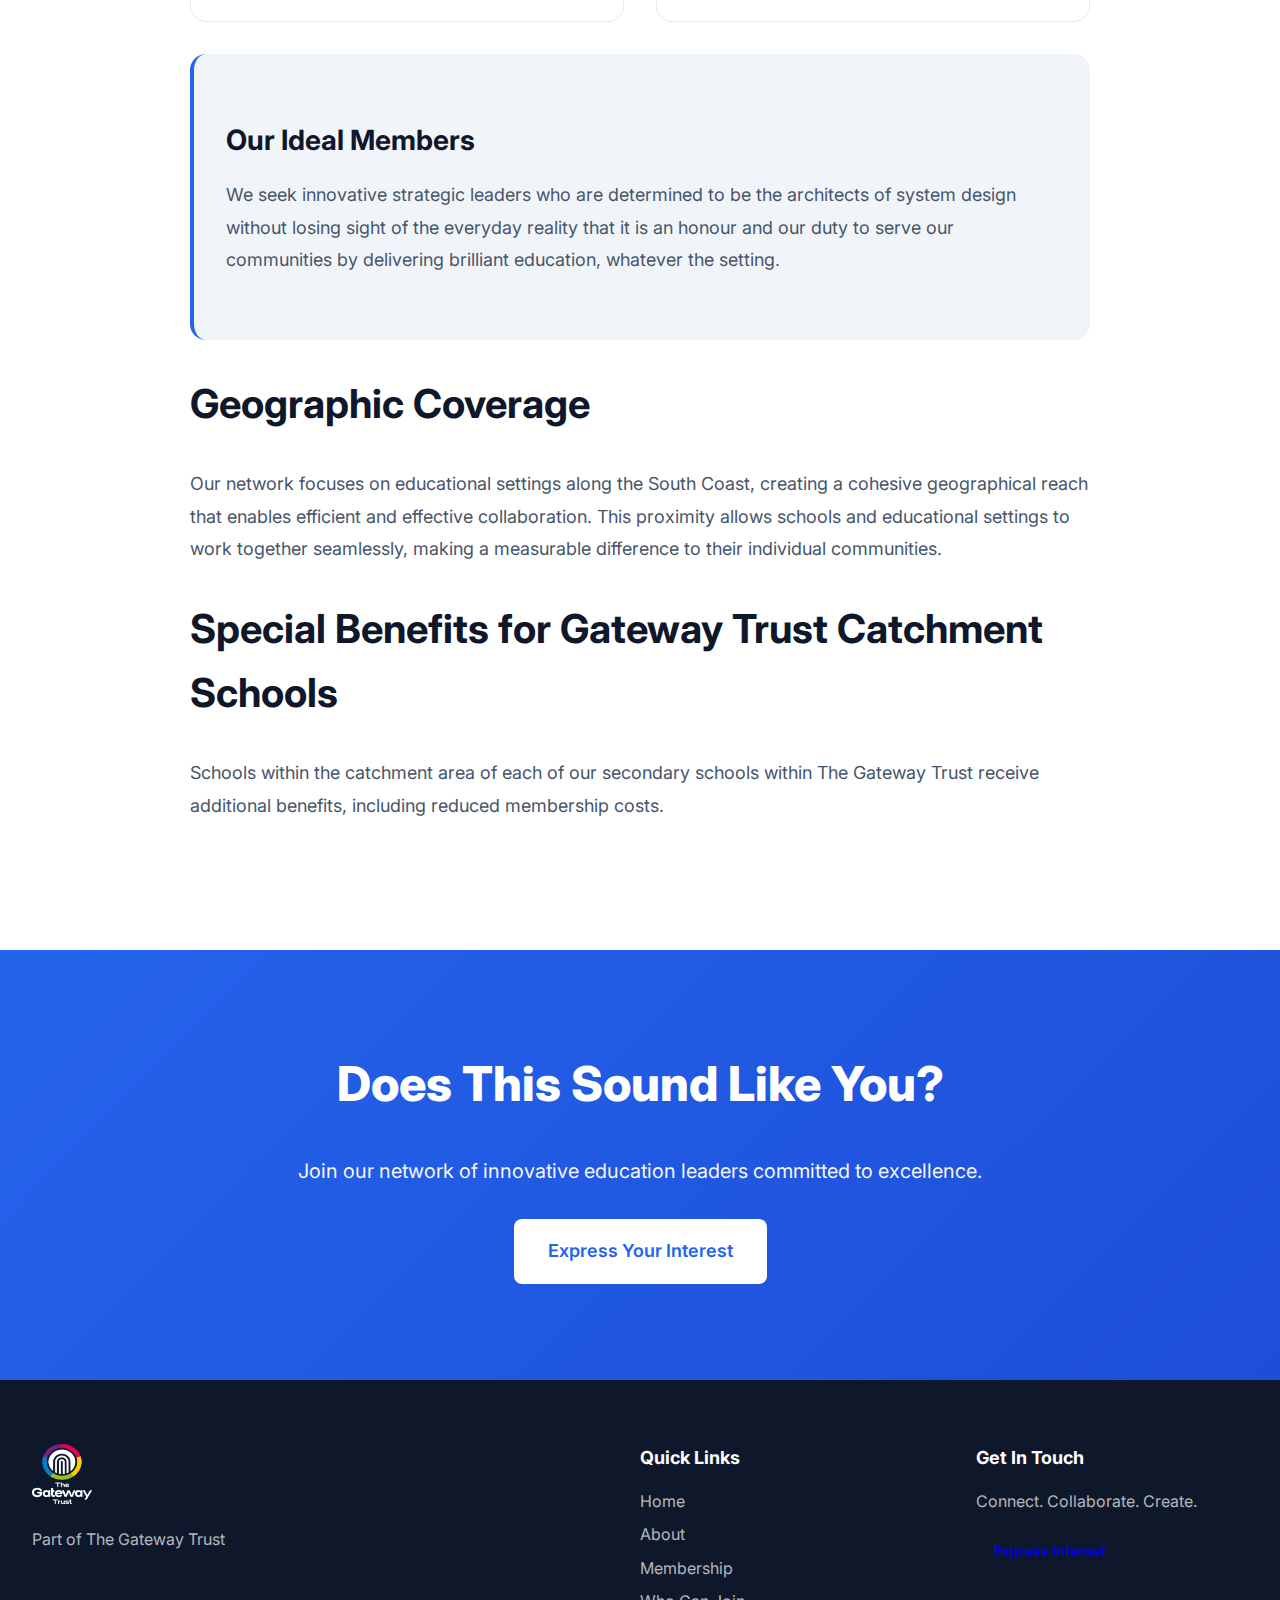
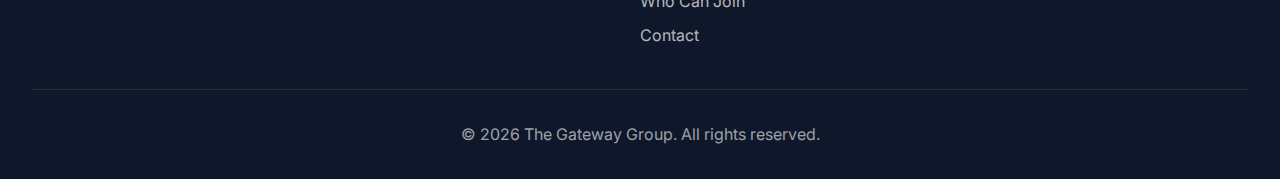
<file: who-can-join.html>
<!DOCTYPE html>
<html lang="en">
<head>
    <meta charset="UTF-8">
    <meta name="viewport" content="width=device-width, initial-scale=1.0">
    <title>Who Can Join - The Gateway Group</title>
    <link rel="stylesheet" href="css/styles.css">
    <link rel="preconnect" href="https://fonts.googleapis.com">
    <link rel="preconnect" href="https://fonts.gstatic.com" crossorigin>
    <link href="https://fonts.googleapis.com/css2?family=Inter:wght@300;400;500;600;700;800&display=swap" rel="stylesheet">
</head>
<body>
    <nav class="navbar">
        <div class="container">
            <div class="nav-wrapper">
                <a href="index.html" class="logo">
                    <img src="images/logo-full.png" alt="The Gateway Group">
                    <span>The Gateway Group</span>
                </a>
                <button class="mobile-toggle" aria-label="Toggle menu">
                    <span></span>
                    <span></span>
                    <span></span>
                </button>
                <ul class="nav-menu">
                    <li><a href="index.html">Home</a></li>
                    <li><a href="about.html">About</a></li>
                    <li><a href="membership.html">Membership</a></li>
                    <li><a href="who-can-join.html" class="active">Who Can Join</a></li>
                    <li><a href="contact.html" class="btn-primary">Express Interest</a></li>
                </ul>
            </div>
        </div>
    </nav>

    <main>
        <section class="page-header">
            <div class="container">
                <h1>Who Can Join?</h1>
                <p>Any educational setting along the South Coast can become part of our network</p>
            </div>
        </section>

        <section class="content-section">
            <div class="container">
                <div class="content-wrapper">
                    <p>
                        Any educational setting along the South Coast can join The Gateway Group. We welcome a diverse
                        range of institutions who are interested in a highly innovative network of strategic leaders.
                    </p>

                    <h2>Eligible Settings</h2>
                    <div class="features-grid" style="margin-top: 2rem; margin-bottom: 2rem;">
                        <div class="feature">
                            <div class="feature-icon">🏫</div>
                            <h3>LA Schools</h3>
                            <p>Infant, junior, primary, and secondary schools</p>
                        </div>
                        <div class="feature">
                            <div class="feature-icon">🎓</div>
                            <h3>Independent Schools</h3>
                            <p>Private educational institutions</p>
                        </div>
                        <div class="feature">
                            <div class="feature-icon">⭐</div>
                            <h3>Special Schools</h3>
                            <p>Specialist educational settings</p>
                        </div>
                        <div class="feature">
                            <div class="feature-icon">📚</div>
                            <h3>Academies</h3>
                            <p>Single Academy Trusts (SATs)</p>
                        </div>
                        <div class="feature">
                            <div class="feature-icon">🧸</div>
                            <h3>Nurseries</h3>
                            <p>Early years educational providers</p>
                        </div>
                        <div class="feature">
                            <div class="feature-icon">🔄</div>
                            <h3>AP Providers</h3>
                            <p>Alternative Provision settings</p>
                        </div>
                    </div>

                    <div class="highlight-box">
                        <h3>Our Ideal Members</h3>
                        <p>
                            We seek innovative strategic leaders who are determined to be the architects of system design
                            without losing sight of the everyday reality that it is an honour and our duty to serve our
                            communities by delivering brilliant education, whatever the setting.
                        </p>
                    </div>

                    <h2>Geographic Coverage</h2>
                    <p>
                        Our network focuses on educational settings along the South Coast, creating a cohesive
                        geographical reach that enables efficient and effective collaboration. This proximity allows
                        schools and educational settings to work together seamlessly, making a measurable difference
                        to their individual communities.
                    </p>

                    <h2>Special Benefits for Gateway Trust Catchment Schools</h2>
                    <p>
                        Schools within the catchment area of each of our secondary schools within The Gateway Trust
                        receive additional benefits, including reduced membership costs.
                    </p>
                </div>
            </div>
        </section>

        <section class="cta-section">
            <div class="container">
                <div class="cta-content">
                    <h2>Does This Sound Like You?</h2>
                    <p>Join our network of innovative education leaders committed to excellence.</p>
                    <a href="contact.html" class="btn btn-large btn-primary">Express Your Interest</a>
                </div>
            </div>
        </section>
    </main>

    <footer class="footer">
        <div class="container">
            <div class="footer-content">
                <div class="footer-brand">
                    <img src="images/whitrelogo.png" alt="The Gateway Group" class="footer-logo">
                    <p>Part of The Gateway Trust</p>
                </div>
                <div class="footer-links">
                    <h4>Quick Links</h4>
                    <ul>
                        <li><a href="index.html">Home</a></li>
                        <li><a href="about.html">About</a></li>
                        <li><a href="membership.html">Membership</a></li>
                        <li><a href="who-can-join.html">Who Can Join</a></li>
                        <li><a href="contact.html">Contact</a></li>
                    </ul>
                </div>
                <div class="footer-contact">
                    <h4>Get In Touch</h4>
                    <p>Connect. Collaborate. Create.</p>
                    <a href="contact.html" class="btn btn-small">Express Interest</a>
                </div>
            </div>
            <div class="footer-bottom">
                <p>&copy; 2026 The Gateway Group. All rights reserved.</p>
            </div>
        </div>
    </footer>

    <script src="js/main.js"></script>
</body>
</html>
</file>
<file: css/styles.css>
/* ===================================
   Reset & Base Styles
   =================================== */
* {
    margin: 0;
    padding: 0;
    box-sizing: border-box;
}

:root {
    /* Colors inspired by logo */
    --color-purple: #8B3A9C;
    --color-pink: #E91E63;
    --color-yellow: #FDD835;
    --color-green: #8BC34A;
    --color-blue: #00BCD4;

    /* Main palette */
    --color-primary: #2563eb;
    --color-primary-hover: #1d4ed8;
    --color-secondary: #64748b;
    --color-dark: #0f172a;
    --color-gray: #475569;
    --color-light-gray: #f1f5f9;
    --color-white: #ffffff;

    /* Typography */
    --font-sans: 'Inter', -apple-system, BlinkMacSystemFont, 'Segoe UI', Roboto, sans-serif;

    /* Spacing */
    --spacing-xs: 0.5rem;
    --spacing-sm: 1rem;
    --spacing-md: 2rem;
    --spacing-lg: 4rem;
    --spacing-xl: 6rem;

    /* Border radius */
    --radius-sm: 0.375rem;
    --radius-md: 0.5rem;
    --radius-lg: 1rem;
    --radius-xl: 1.5rem;

    /* Shadows */
    --shadow-sm: 0 1px 2px 0 rgb(0 0 0 / 0.05);
    --shadow-md: 0 4px 6px -1px rgb(0 0 0 / 0.1);
    --shadow-lg: 0 10px 15px -3px rgb(0 0 0 / 0.1);
    --shadow-xl: 0 20px 25px -5px rgb(0 0 0 / 0.1);
}

body {
    font-family: var(--font-sans);
    font-size: 16px;
    line-height: 1.6;
    color: var(--color-dark);
    background-color: var(--color-white);
    -webkit-font-smoothing: antialiased;
    -moz-osx-font-smoothing: grayscale;
}

.container {
    max-width: 1280px;
    margin: 0 auto;
    padding: 0 var(--spacing-md);
}

/* ===================================
   Navigation
   =================================== */
.navbar {
    position: sticky;
    top: 0;
    background-color: rgba(255, 255, 255, 0.95);
    backdrop-filter: blur(10px);
    border-bottom: 1px solid rgba(0, 0, 0, 0.05);
    z-index: 1000;
    padding: var(--spacing-sm) 0;
}

.nav-wrapper {
    display: flex;
    align-items: center;
    justify-content: space-between;
}

.logo {
    display: flex;
    align-items: center;
    gap: var(--spacing-sm);
    text-decoration: none;
    color: var(--color-dark);
    font-weight: 700;
    font-size: 1.125rem;
    transition: opacity 0.2s;
}

.logo:hover {
    opacity: 0.8;
}

.logo img {
    height: 45px;
    width: auto;
}

.logo span {
    display: none;
}

.nav-menu {
    display: flex;
    list-style: none;
    gap: var(--spacing-md);
    align-items: center;
}

.nav-menu a {
    text-decoration: none;
    color: var(--color-gray);
    font-weight: 500;
    transition: color 0.2s;
    padding: 0.5rem 1rem;
    border-radius: var(--radius-md);
}

.nav-menu a:hover,
.nav-menu a.active {
    color: var(--color-primary);
}

.nav-menu a.btn-primary {
    color: var(--color-white);
}

.nav-menu a.btn-primary:hover {
    color: var(--color-white);
}

.mobile-toggle {
    display: none;
    flex-direction: column;
    gap: 4px;
    background: none;
    border: none;
    cursor: pointer;
    padding: 0.5rem;
}

.mobile-toggle span {
    width: 24px;
    height: 2px;
    background-color: var(--color-dark);
    transition: all 0.3s;
}

/* ===================================
   Buttons
   =================================== */
.btn {
    display: inline-block;
    padding: 0.75rem 1.5rem;
    border-radius: var(--radius-md);
    text-decoration: none;
    font-weight: 600;
    transition: all 0.2s;
    border: 2px solid transparent;
    cursor: pointer;
    font-size: 1rem;
}

.btn-large {
    padding: 1rem 2rem;
    font-size: 1.125rem;
}

.btn-small {
    padding: 0.5rem 1rem;
    font-size: 0.875rem;
}

.btn-primary {
    background-color: var(--color-primary);
    color: var(--color-white);
}

.btn-primary:hover {
    background-color: var(--color-primary-hover);
    transform: translateY(-2px);
    box-shadow: var(--shadow-lg);
}

.btn-secondary {
    background-color: transparent;
    color: var(--color-dark);
    border-color: var(--color-dark);
}

.btn-secondary:hover {
    background-color: var(--color-dark);
    color: var(--color-white);
}

/* ===================================
   Hero Section
   =================================== */
.hero {
    padding: var(--spacing-xl) 0;
    background: linear-gradient(135deg, #f8fafc 0%, #f1f5f9 100%);
    position: relative;
    overflow: hidden;
}

.hero::before {
    content: '';
    position: absolute;
    width: 500px;
    height: 500px;
    background: radial-gradient(circle, rgba(37, 99, 235, 0.1) 0%, transparent 70%);
    top: -250px;
    right: -250px;
    border-radius: 50%;
}

.hero .container {
    display: grid;
    grid-template-columns: 1fr 1fr;
    gap: var(--spacing-lg);
    align-items: center;
}

.hero-content {
    position: relative;
    z-index: 2;
}

.hero-tagline {
    display: inline-block;
    padding: 0.5rem 1rem;
    background-color: rgba(37, 99, 235, 0.1);
    color: var(--color-primary);
    border-radius: var(--radius-lg);
    font-weight: 600;
    font-size: 0.875rem;
    margin-bottom: var(--spacing-md);
    text-transform: uppercase;
    letter-spacing: 0.05em;
}

.hero-title {
    font-size: 4rem;
    font-weight: 800;
    line-height: 1.1;
    margin-bottom: var(--spacing-md);
    color: var(--color-dark);
}

.hero-word {
    display: block;
    opacity: 0;
    transform: translateY(30px);
    animation: slideUp 0.8s ease-out forwards;
}

.hero-word[data-word="connect"] {
    animation-delay: 0.2s;
    background: linear-gradient(135deg, var(--color-purple) 0%, var(--color-pink) 100%);
    -webkit-background-clip: text;
    -webkit-text-fill-color: transparent;
    background-clip: text;
}

.hero-word[data-word="collaborate"] {
    animation-delay: 0.5s;
    background: linear-gradient(135deg, var(--color-blue) 0%, var(--color-green) 100%);
    -webkit-background-clip: text;
    -webkit-text-fill-color: transparent;
    background-clip: text;
}

.hero-word[data-word="create"] {
    animation-delay: 0.8s;
    background: linear-gradient(135deg, var(--color-yellow) 0%, var(--color-green) 100%);
    -webkit-background-clip: text;
    -webkit-text-fill-color: transparent;
    background-clip: text;
}

@keyframes slideUp {
    to {
        opacity: 1;
        transform: translateY(0);
    }
}

.hero-description {
    font-size: 1.25rem;
    color: var(--color-gray);
    margin-bottom: var(--spacing-md);
    max-width: 600px;
    line-height: 1.8;
    animation: fadeIn 0.8s ease-out 1.1s both;
}

@keyframes fadeIn {
    from {
        opacity: 0;
        transform: translateY(20px);
    }
    to {
        opacity: 1;
        transform: translateY(0);
    }
}

.hero-cta {
    display: flex;
    gap: var(--spacing-sm);
    animation: fadeIn 0.8s ease-out 1.4s both;
}

/* Hero Visual Cards */
.hero-visual {
    position: relative;
    height: 600px;
}

.floating-cards {
    position: relative;
    height: 100%;
}

.card {
    position: absolute;
    background: white;
    border-radius: var(--radius-xl);
    padding: var(--spacing-md);
    box-shadow: var(--shadow-xl);
    max-width: 280px;
    opacity: 0;
    animation: floatIn 1s ease-out forwards;
}

.card-1 {
    top: 50px;
    left: 0;
    animation-delay: 0.5s;
}

.card-2 {
    top: 200px;
    right: 20px;
    animation-delay: 0.8s;
}

.card-3 {
    bottom: 50px;
    left: 40px;
    animation-delay: 1.1s;
}

@keyframes floatIn {
    from {
        opacity: 0;
        transform: translateY(50px) scale(0.8);
    }
    to {
        opacity: 1;
        transform: translateY(0) scale(1);
    }
}

.card {
    animation-iteration-count: 1;
    animation-fill-mode: forwards;
}

.card-1 {
    animation-name: floatIn, float;
    animation-duration: 1s, 3s;
    animation-timing-function: ease-out, ease-in-out;
    animation-delay: 0.5s, 1.5s;
    animation-iteration-count: 1, infinite;
}

.card-2 {
    animation-name: floatIn, float;
    animation-duration: 1s, 3.5s;
    animation-timing-function: ease-out, ease-in-out;
    animation-delay: 0.8s, 1.8s;
    animation-iteration-count: 1, infinite;
}

.card-3 {
    animation-name: floatIn, float;
    animation-duration: 1s, 4s;
    animation-timing-function: ease-out, ease-in-out;
    animation-delay: 1.1s, 2.1s;
    animation-iteration-count: 1, infinite;
}

@keyframes float {
    0%, 100% {
        transform: translateY(0);
    }
    50% {
        transform: translateY(-20px);
    }
}

.card-icon {
    font-size: 2.5rem;
    margin-bottom: var(--spacing-sm);
}

.card h3 {
    font-size: 1.5rem;
    font-weight: 700;
    margin-bottom: var(--spacing-xs);
    color: var(--color-dark);
}

.card p {
    color: var(--color-gray);
    font-size: 0.9375rem;
    line-height: 1.6;
}

/* ===================================
   Features Section
   =================================== */
.features {
    padding: var(--spacing-xl) 0;
}

.section-header {
    text-align: center;
    max-width: 700px;
    margin: 0 auto var(--spacing-lg);
}

.section-header h2 {
    font-size: 3rem;
    font-weight: 800;
    margin-bottom: var(--spacing-sm);
    color: var(--color-dark);
}

.section-header p {
    font-size: 1.25rem;
    color: var(--color-gray);
}

.features-grid {
    display: grid;
    grid-template-columns: repeat(auto-fit, minmax(300px, 1fr));
    gap: var(--spacing-md);
}

.feature {
    padding: var(--spacing-md);
    border-radius: var(--radius-lg);
    background-color: var(--color-white);
    border: 1px solid rgba(0, 0, 0, 0.08);
    transition: all 0.3s;
}

.feature:hover {
    transform: translateY(-5px);
    box-shadow: var(--shadow-lg);
    border-color: var(--color-primary);
}

.feature-icon {
    font-size: 2.5rem;
    margin-bottom: var(--spacing-sm);
}

.feature h3 {
    font-size: 1.25rem;
    font-weight: 700;
    margin-bottom: var(--spacing-xs);
    color: var(--color-dark);
}

.feature p {
    color: var(--color-gray);
    line-height: 1.7;
}

/* ===================================
   Map Section
   =================================== */
.map-section {
    padding: var(--spacing-xl) 0;
    background-color: var(--color-white);
}

.map-container {
    margin: var(--spacing-lg) 0;
    border-radius: var(--radius-xl);
    overflow: hidden;
    box-shadow: var(--shadow-xl);
}

.coverage-info {
    text-align: center;
    max-width: 800px;
    margin: var(--spacing-md) auto 0;
}

.coverage-info p {
    font-size: 1.125rem;
    color: var(--color-gray);
    line-height: 1.8;
}

/* ===================================
   CTA Section
   =================================== */
.cta-section {
    padding: var(--spacing-xl) 0;
    background: linear-gradient(135deg, var(--color-primary) 0%, #1d4ed8 100%);
    color: var(--color-white);
}

.cta-content {
    text-align: center;
    max-width: 800px;
    margin: 0 auto;
}

.cta-content h2 {
    font-size: 3rem;
    font-weight: 800;
    margin-bottom: var(--spacing-md);
}

.cta-content p {
    font-size: 1.25rem;
    margin-bottom: var(--spacing-md);
    opacity: 0.95;
}

.cta-content .btn-primary {
    background-color: var(--color-white);
    color: var(--color-primary);
}

.cta-content .btn-primary:hover {
    background-color: var(--color-light-gray);
    transform: translateY(-2px);
}

/* ===================================
   Footer
   =================================== */
.footer {
    background-color: var(--color-dark);
    color: var(--color-white);
    padding: var(--spacing-lg) 0 var(--spacing-md);
}

.footer-content {
    display: grid;
    grid-template-columns: 2fr 1fr 1fr;
    gap: var(--spacing-lg);
    margin-bottom: var(--spacing-md);
}

.footer-logo {
    width: 60px;
    height: 60px;
    margin-bottom: var(--spacing-sm);
}

.footer-brand p {
    color: rgba(255, 255, 255, 0.7);
}

.footer h4 {
    font-size: 1.125rem;
    font-weight: 700;
    margin-bottom: var(--spacing-sm);
}

.footer-links ul {
    list-style: none;
}

.footer-links li {
    margin-bottom: var(--spacing-xs);
}

.footer-links a {
    color: rgba(255, 255, 255, 0.7);
    text-decoration: none;
    transition: color 0.2s;
}

.footer-links a:hover {
    color: var(--color-white);
}

.footer-contact p {
    color: rgba(255, 255, 255, 0.7);
    margin-bottom: var(--spacing-sm);
}

.footer-bottom {
    padding-top: var(--spacing-md);
    border-top: 1px solid rgba(255, 255, 255, 0.1);
    text-align: center;
    color: rgba(255, 255, 255, 0.6);
}

/* ===================================
   Content Pages
   =================================== */
.page-header {
    padding: var(--spacing-lg) 0;
    background: linear-gradient(135deg, #f8fafc 0%, #f1f5f9 100%);
    text-align: center;
}

.page-header h1 {
    font-size: 3.5rem;
    font-weight: 800;
    margin-bottom: var(--spacing-sm);
    color: var(--color-dark);
}

.page-header p {
    font-size: 1.25rem;
    color: var(--color-gray);
    max-width: 700px;
    margin: 0 auto;
}

.content-section {
    padding: var(--spacing-xl) 0;
}

.content-wrapper {
    max-width: 900px;
    margin: 0 auto;
}

.content-wrapper h2 {
    font-size: 2.5rem;
    font-weight: 700;
    margin-bottom: var(--spacing-md);
    color: var(--color-dark);
}

.content-wrapper h3 {
    font-size: 1.75rem;
    font-weight: 700;
    margin: var(--spacing-md) 0 var(--spacing-sm);
    color: var(--color-dark);
}

.content-wrapper p {
    font-size: 1.125rem;
    line-height: 1.8;
    color: var(--color-gray);
    margin-bottom: var(--spacing-md);
}

.content-wrapper ul {
    margin-left: var(--spacing-md);
    margin-bottom: var(--spacing-md);
}

.content-wrapper li {
    font-size: 1.125rem;
    line-height: 1.8;
    color: var(--color-gray);
    margin-bottom: var(--spacing-xs);
}

.highlight-box {
    background-color: var(--color-light-gray);
    padding: var(--spacing-md);
    border-radius: var(--radius-lg);
    border-left: 4px solid var(--color-primary);
    margin: var(--spacing-md) 0;
}

/* ===================================
   Contact Form
   =================================== */
.contact-form {
    max-width: 700px;
    margin: 0 auto;
    background: white;
    padding: var(--spacing-lg);
    border-radius: var(--radius-xl);
    box-shadow: var(--shadow-lg);
}

.form-group {
    margin-bottom: var(--spacing-md);
}

.form-group label {
    display: block;
    font-weight: 600;
    margin-bottom: var(--spacing-xs);
    color: var(--color-dark);
}

.form-group input,
.form-group textarea,
.form-group select {
    width: 100%;
    padding: 0.875rem;
    border: 2px solid #e2e8f0;
    border-radius: var(--radius-md);
    font-family: var(--font-sans);
    font-size: 1rem;
    transition: border-color 0.2s;
}

.form-group input:focus,
.form-group textarea:focus,
.form-group select:focus {
    outline: none;
    border-color: var(--color-primary);
}

.form-group textarea {
    resize: vertical;
    min-height: 150px;
}

/* ===================================
   Responsive Design
   =================================== */
@media (max-width: 768px) {
    .mobile-toggle {
        display: flex;
    }

    .nav-menu {
        display: none;
    }

    .hero .container {
        grid-template-columns: 1fr;
    }

    .hero-visual {
        display: none;
    }

    .hero-title {
        font-size: 2.5rem;
    }

    .hero-cta {
        flex-direction: column;
    }

    .features-grid {
        grid-template-columns: 1fr;
    }

    .footer-content {
        grid-template-columns: 1fr;
    }

    .section-header h2,
    .cta-content h2 {
        font-size: 2rem;
    }

    .page-header h1 {
        font-size: 2.5rem;
    }
}
</file>
